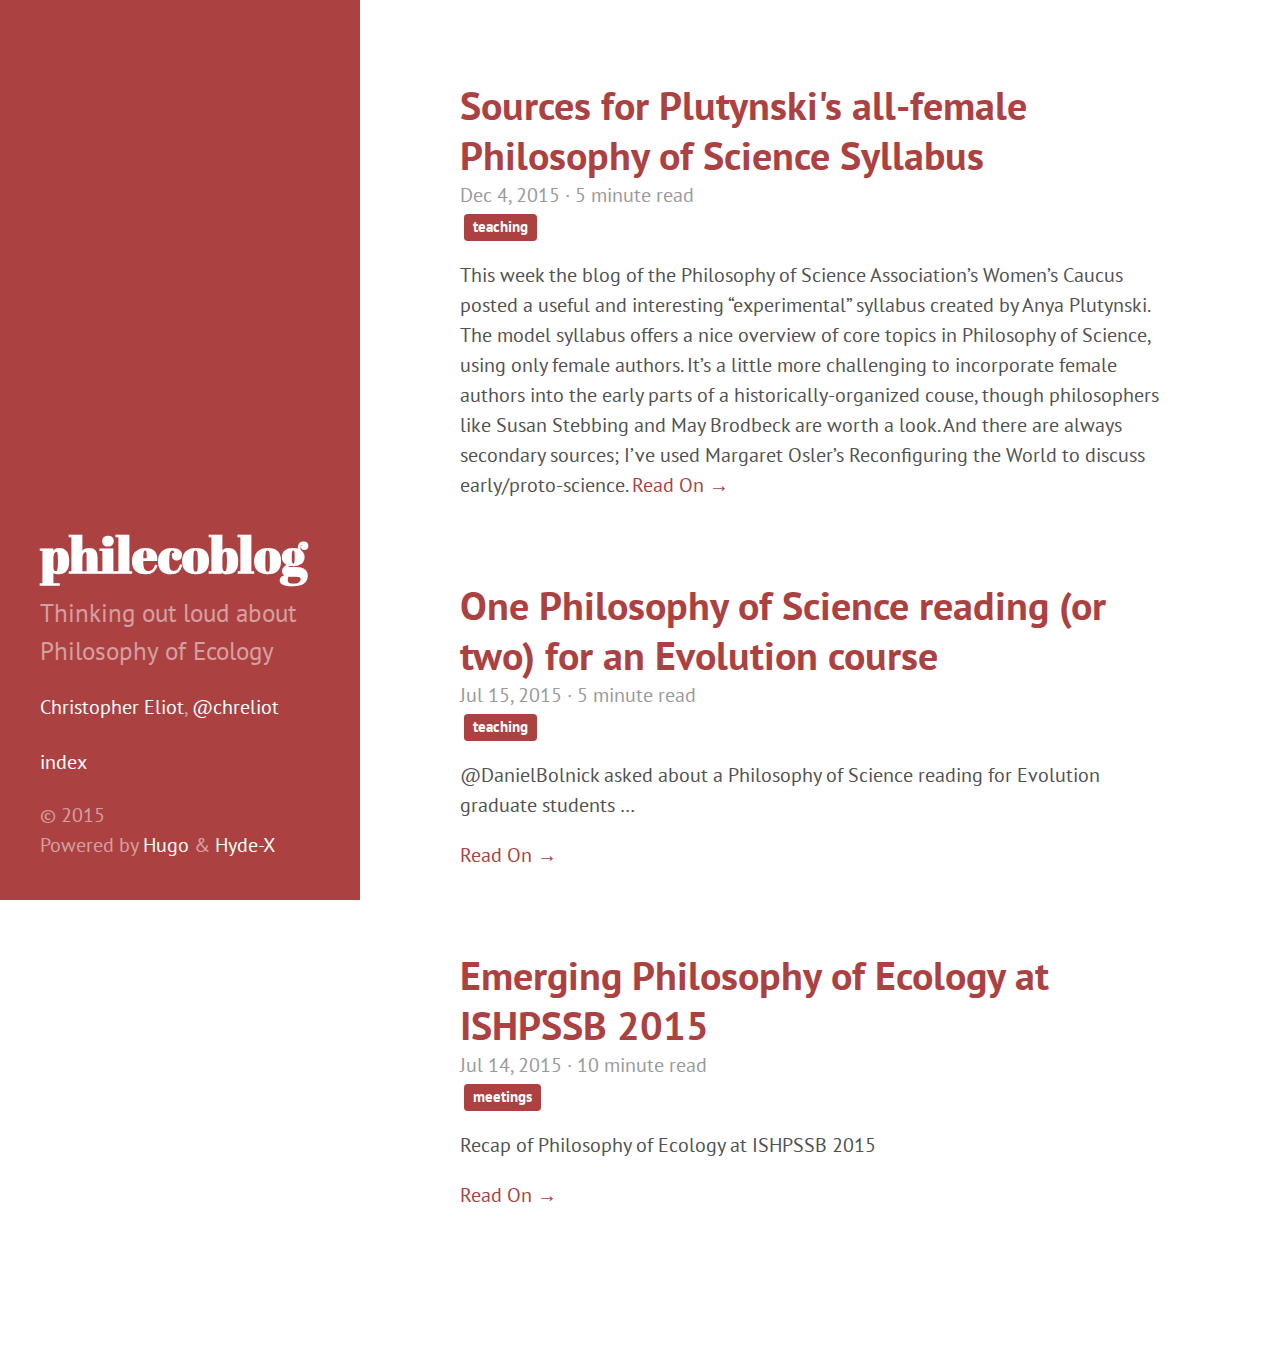
<file: index.html>
<!DOCTYPE html>
<html xmlns="http://www.w3.org/1999/xhtml" xml:lang="en" lang="en-us">
<head>
  <link href="http://gmpg.org/xfn/11" rel="profile">
  <meta http-equiv="content-type" content="text/html; charset=utf-8">

  
  <meta name="viewport" content="width=device-width, initial-scale=1.0, maximum-scale=1">

  <title>philecoblog &middot; Christopher Eliot</title>

  
  <link rel="stylesheet" href="http://chreliot.github.io/philecoblog/css/poole.css">
  <link rel="stylesheet" href="http://chreliot.github.io/philecoblog/css/hyde.css">
  <link rel="stylesheet" href="http://chreliot.github.io/philecoblog/css/poole-overrides.css">
  <link rel="stylesheet" href="http://chreliot.github.io/philecoblog/css/hyde-overrides.css">
  <link rel="stylesheet" href="http://chreliot.github.io/philecoblog/css/hyde-x.css">
  <link rel="stylesheet" href="http://chreliot.github.io/philecoblog/css/highlight/sunburst.css">
  <link rel="stylesheet" href="https://fonts.googleapis.com/css?family=PT+Sans:400,400italic,700|Abril+Fatface">
  <link rel="stylesheet" href="//maxcdn.bootstrapcdn.com/font-awesome/4.3.0/css/font-awesome.min.css">

  
  <link rel="apple-touch-icon-precomposed" sizes="144x144" href="/apple-touch-icon-144-precomposed.png">
  <link href="/favicon.png" rel="icon">

  
  
  
  <link href="http://chreliot.github.io/philecoblog/index.xml" rel="alternate" type="application/rss+xml" title="philecoblog &middot; Christopher Eliot" />

  <meta name="description" content="Thinking out loud about Philosophy of Ecology">
  <meta name="keywords" content="philosophy,ecology">
  
</head>
<body class="theme-base-08">
<div class="sidebar">
  <div class="container sidebar-sticky">
    <div class="sidebar-about">
      
      
      <h1>philecoblog</h1>
      <p class="lead">Thinking out loud about Philosophy of Ecology</p>
    </div>

    <ul class="sidebar-nav">
	<li class="sidebar-nav-item"><a href="http://people.hofstra.edu/Christopher_H_Eliot/">Christopher Eliot</a>, <a href="https://twitter.com/chreliot">@chreliot</a></li>
      <p> 	
      <li class="sidebar-nav-item"><a href="http://chreliot.github.io/philecoblog/">index</a></li>
      
    </ul>

    <ul class="sidebar-nav">
      <li class="sidebar-nav-item">
      
      
      
      
      
      
      </li>
    </ul>

    <p>&copy; 2015 </a><br/>
       Powered by <a href="http://gohugo.io">Hugo</a> &amp; <a href="https://github.com/zyro/hyde-x">Hyde-X</a></p>
  </div>
</div>


<div class="content container">
  <div class="posts">
    
    
    <div class="post">
      <h1 class="post-title">
        <a href="http://chreliot.github.io/philecoblog/2015/12/supplement-to-the-all-female-syllabus/">Sources for Plutynski&#39;s all-female Philosophy of Science Syllabus</a>
      </h1>
      <span class="post-date">Dec 4, 2015 &middot; 5 minute read
      
      <br/>
      <a class="label" href="http://chreliot.github.io/philecoblog/categories/teaching">teaching</a>
      </span>
      
      This week the blog of the Philosophy of Science Association&rsquo;s Women&rsquo;s Caucus posted a useful and interesting &ldquo;experimental&rdquo; syllabus created by Anya Plutynski. The model syllabus offers a nice overview of core topics in Philosophy of Science, using only female authors. It&rsquo;s a little more challenging to incorporate female authors into the early parts of a historically-organized couse, though philosophers like Susan Stebbing and May Brodbeck are worth a look. And there are always secondary sources; I&rsquo;ve used Margaret Osler&rsquo;s Reconfiguring the World to discuss early/proto-science.
      <a href="http://chreliot.github.io/philecoblog/2015/12/supplement-to-the-all-female-syllabus/">Read On &rarr;</a>
      
    </div>
    
    <div class="post">
      <h1 class="post-title">
        <a href="http://chreliot.github.io/philecoblog/2015/07/one-reading-in-pos/">One Philosophy of Science reading (or two) for an Evolution course</a>
      </h1>
      <span class="post-date">Jul 15, 2015 &middot; 5 minute read
      
      <br/>
      <a class="label" href="http://chreliot.github.io/philecoblog/categories/teaching">teaching</a>
      </span>
      
      <p>@DanielBolnick asked about a Philosophy of Science reading for Evolution graduate students … </p>
      <a href="http://chreliot.github.io/philecoblog/2015/07/one-reading-in-pos/">Read On &rarr;</a>
      
    </div>
    
    <div class="post">
      <h1 class="post-title">
        <a href="http://chreliot.github.io/philecoblog/2015/07/ishpssb2015-recap/">Emerging Philosophy of Ecology at ISHPSSB 2015</a>
      </h1>
      <span class="post-date">Jul 14, 2015 &middot; 10 minute read
      
      <br/>
      <a class="label" href="http://chreliot.github.io/philecoblog/categories/meetings">meetings</a>
      </span>
      
      <p>Recap of Philosophy of Ecology at ISHPSSB 2015</p>
      <a href="http://chreliot.github.io/philecoblog/2015/07/ishpssb2015-recap/">Read On &rarr;</a>
      
    </div>
    
    
    
  </div>
</div>


<script src="http://chreliot.github.io/philecoblog/js/highlight.pack.js"></script>
<script>hljs.initHighlightingOnLoad();</script>

</body>
</html>
</file>
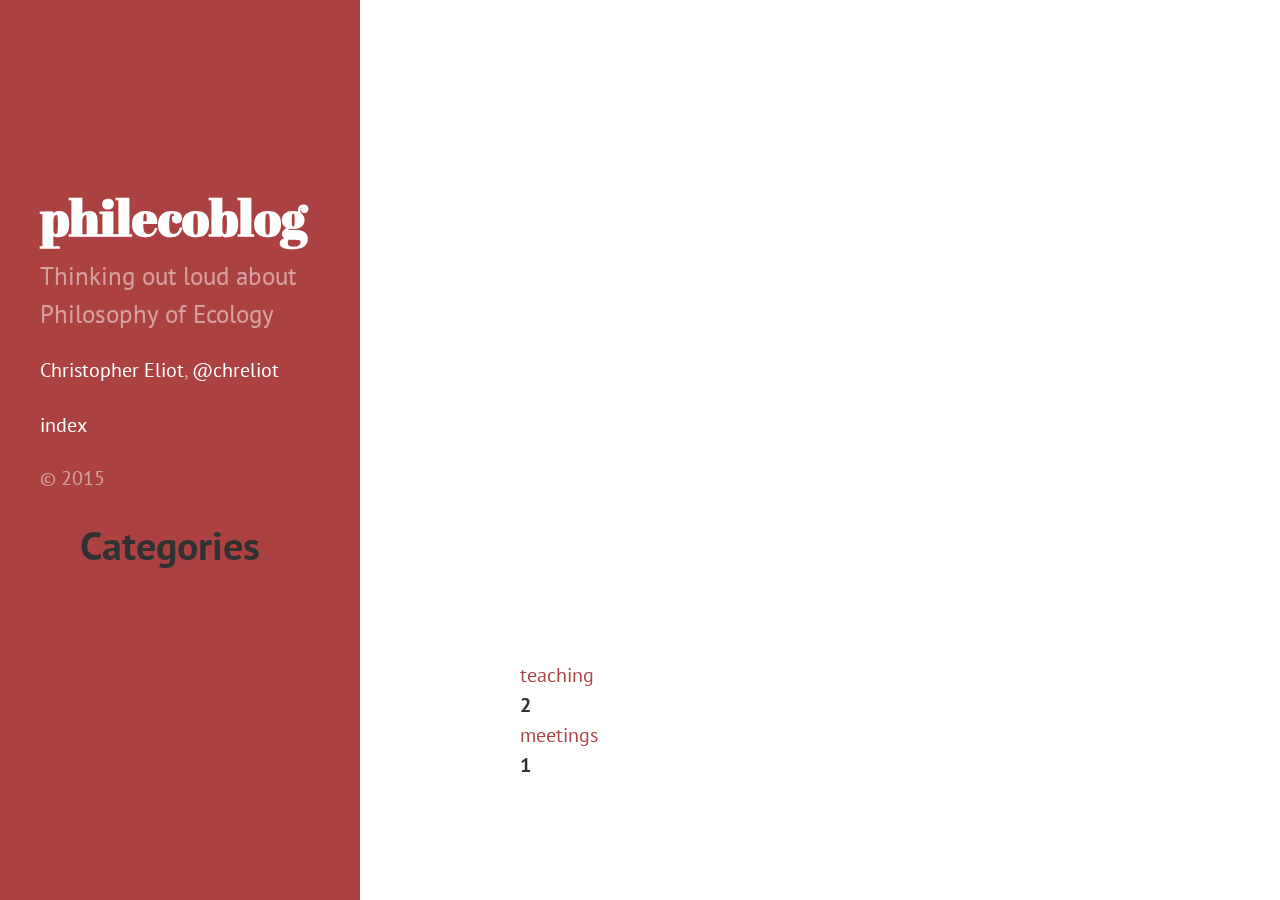
<file: categories/index.html>
<!DOCTYPE html>
<html xmlns="http://www.w3.org/1999/xhtml" xml:lang="en" lang="en-us">
<head>
  <link href="http://gmpg.org/xfn/11" rel="profile">
  <meta http-equiv="content-type" content="text/html; charset=utf-8">

  
  <meta name="viewport" content="width=device-width, initial-scale=1.0, maximum-scale=1">

  <title>Categories &middot; Christopher Eliot</title>

  
  <link rel="stylesheet" href="http://chreliot.github.io/philecoblog/css/poole.css">
  <link rel="stylesheet" href="http://chreliot.github.io/philecoblog/css/hyde.css">
  <link rel="stylesheet" href="http://chreliot.github.io/philecoblog/css/poole-overrides.css">
  <link rel="stylesheet" href="http://chreliot.github.io/philecoblog/css/hyde-overrides.css">
  <link rel="stylesheet" href="http://chreliot.github.io/philecoblog/css/hyde-x.css">
  <link rel="stylesheet" href="http://chreliot.github.io/philecoblog/css/highlight/sunburst.css">
  <link rel="stylesheet" href="https://fonts.googleapis.com/css?family=PT+Sans:400,400italic,700|Abril+Fatface">
  <link rel="stylesheet" href="//maxcdn.bootstrapcdn.com/font-awesome/4.3.0/css/font-awesome.min.css">

  
  <link rel="apple-touch-icon-precomposed" sizes="144x144" href="/apple-touch-icon-144-precomposed.png">
  <link href="/favicon.png" rel="icon">

  
  
  
  <link href="http://chreliot.github.io/philecoblog/categories/index.xml" rel="alternate" type="application/rss+xml" title="philecoblog &middot; Christopher Eliot" />

  <meta name="description" content="Thinking out loud about Philosophy of Ecology">
  <meta name="keywords" content="philosophy,ecology">
  
</head>
<body class="theme-base-08">
<div class="sidebar">
  <div class="container sidebar-sticky">
    <div class="sidebar-about">
      
      
      <h1>philecoblog</h1>
      <p class="lead">Thinking out loud about Philosophy of Ecology</p>
    </div>

    <ul class="sidebar-nav">
	<li class="sidebar-nav-item"><a href="http://people.hofstra.edu/Christopher_H_Eliot/">Christopher Eliot</a>, <a href="https://twitter.com/chreliot">@chreliot</a></li>
      <p> 	
      <li class="sidebar-nav-item"><a href="http://chreliot.github.io/philecoblog/">index</a></li>
      
    </ul>

    <ul class="sidebar-nav">
      <li class="sidebar-nav-item">
      
      
      
      
      
      
      </li>
    </ul>

    <p>&copy; 2015 

<article id="main-content" class="container main_content terms">
  <header class="container">
    <h1>Categories
</h1>

  </header>
  <ul class="container content">
  
  
  
    <li>
      <a href="http://chreliot.github.io/philecoblogcategories/teaching">
        teaching
      </a>
      <strong>
        2
      </strong>
    </li>
  
    <li>
      <a href="http://chreliot.github.io/philecoblogcategories/meetings">
        meetings
      </a>
      <strong>
        1
      </strong>
    </li>
  
  </ul>
</article>
<script src="http://chreliot.github.io/philecoblog/js/highlight.pack.js"></script>
<script>hljs.initHighlightingOnLoad();</script>

</body>
</html>
</file>
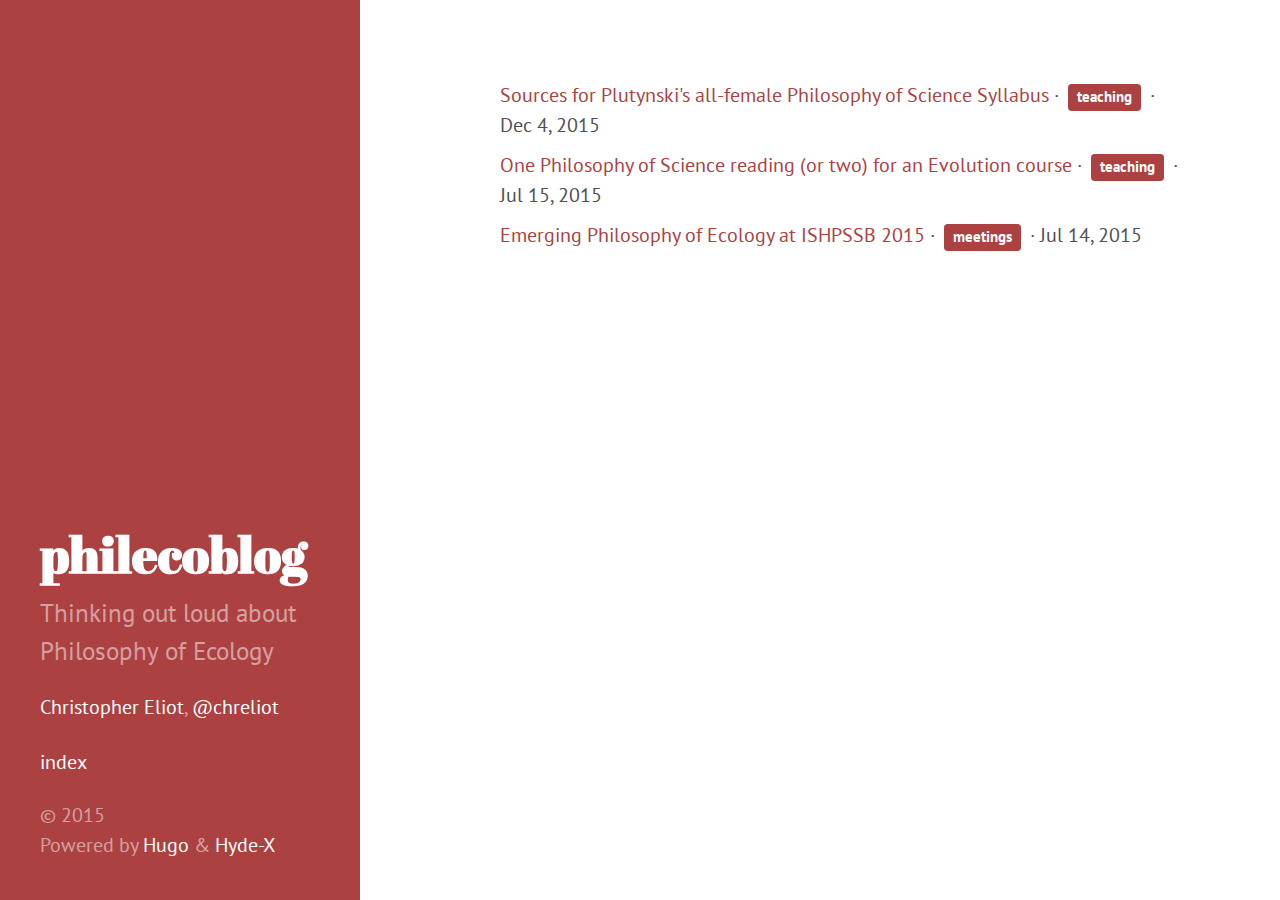
<file: post/index.html>
<!DOCTYPE html>
<html xmlns="http://www.w3.org/1999/xhtml" xml:lang="en" lang="en-us">
<head>
  <link href="http://gmpg.org/xfn/11" rel="profile">
  <meta http-equiv="content-type" content="text/html; charset=utf-8">

  
  <meta name="viewport" content="width=device-width, initial-scale=1.0, maximum-scale=1">

  <title>Posts &middot; Christopher Eliot</title>

  
  <link rel="stylesheet" href="http://chreliot.github.io/philecoblog/css/poole.css">
  <link rel="stylesheet" href="http://chreliot.github.io/philecoblog/css/hyde.css">
  <link rel="stylesheet" href="http://chreliot.github.io/philecoblog/css/poole-overrides.css">
  <link rel="stylesheet" href="http://chreliot.github.io/philecoblog/css/hyde-overrides.css">
  <link rel="stylesheet" href="http://chreliot.github.io/philecoblog/css/hyde-x.css">
  <link rel="stylesheet" href="http://chreliot.github.io/philecoblog/css/highlight/sunburst.css">
  <link rel="stylesheet" href="https://fonts.googleapis.com/css?family=PT+Sans:400,400italic,700|Abril+Fatface">
  <link rel="stylesheet" href="//maxcdn.bootstrapcdn.com/font-awesome/4.3.0/css/font-awesome.min.css">

  
  <link rel="apple-touch-icon-precomposed" sizes="144x144" href="/apple-touch-icon-144-precomposed.png">
  <link href="/favicon.png" rel="icon">

  
  
  
  <link href="http://chreliot.github.io/philecoblog/post/index.xml" rel="alternate" type="application/rss+xml" title="philecoblog &middot; Christopher Eliot" />

  <meta name="description" content="Thinking out loud about Philosophy of Ecology">
  <meta name="keywords" content="philosophy,ecology">
  
</head>
<body class="theme-base-08">
<div class="sidebar">
  <div class="container sidebar-sticky">
    <div class="sidebar-about">
      
      
      <h1>philecoblog</h1>
      <p class="lead">Thinking out loud about Philosophy of Ecology</p>
    </div>

    <ul class="sidebar-nav">
	<li class="sidebar-nav-item"><a href="http://people.hofstra.edu/Christopher_H_Eliot/">Christopher Eliot</a>, <a href="https://twitter.com/chreliot">@chreliot</a></li>
      <p> 	
      <li class="sidebar-nav-item"><a href="http://chreliot.github.io/philecoblog/">index</a></li>
      
    </ul>

    <ul class="sidebar-nav">
      <li class="sidebar-nav-item">
      
      
      
      
      
      
      </li>
    </ul>

    <p>&copy; 2015 </a><br/>
       Powered by <a href="http://gohugo.io">Hugo</a> &amp; <a href="https://github.com/zyro/hyde-x">Hyde-X</a></p>
  </div>
</div>


<div class="content container">
  <ul class="posts">
  
    <li><a href="http://chreliot.github.io/philecoblog/2015/12/supplement-to-the-all-female-syllabus/">Sources for Plutynski&#39;s all-female Philosophy of Science Syllabus</a>
    
    &middot;
    <a class="label" href="http://chreliot.github.io/philecoblog/categories/teaching">teaching</a>
    </span>
    &middot; <time>Dec 4, 2015</time></li>
  
    <li><a href="http://chreliot.github.io/philecoblog/2015/07/one-reading-in-pos/">One Philosophy of Science reading (or two) for an Evolution course</a>
    
    &middot;
    <a class="label" href="http://chreliot.github.io/philecoblog/categories/teaching">teaching</a>
    </span>
    &middot; <time>Jul 15, 2015</time></li>
  
    <li><a href="http://chreliot.github.io/philecoblog/2015/07/ishpssb2015-recap/">Emerging Philosophy of Ecology at ISHPSSB 2015</a>
    
    &middot;
    <a class="label" href="http://chreliot.github.io/philecoblog/categories/meetings">meetings</a>
    </span>
    &middot; <time>Jul 14, 2015</time></li>
  
  </ul>
</div>
<script src="http://chreliot.github.io/philecoblog/js/highlight.pack.js"></script>
<script>hljs.initHighlightingOnLoad();</script>

</body>
</html>
</file>
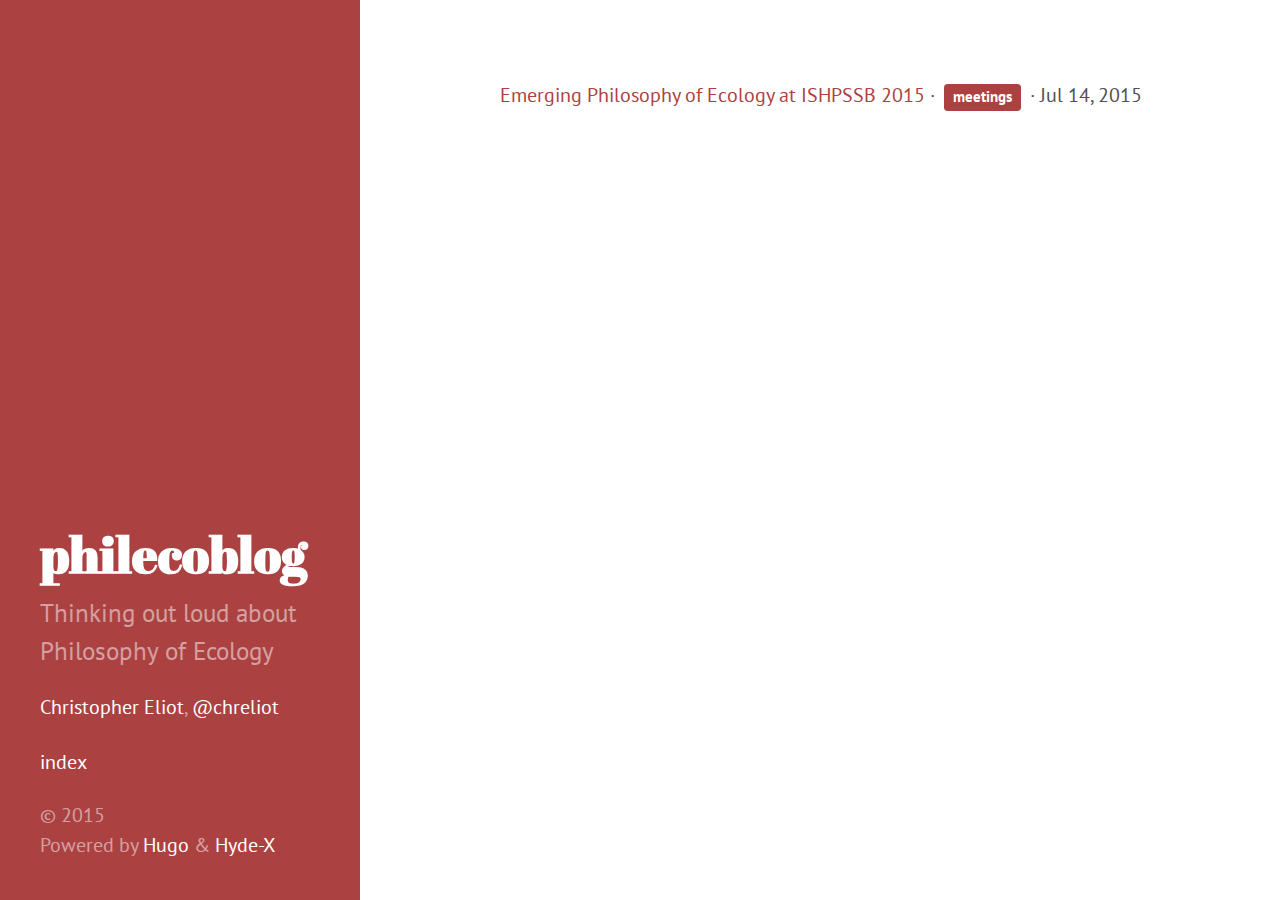
<file: categories/meetings/index.html>
<!DOCTYPE html>
<html xmlns="http://www.w3.org/1999/xhtml" xml:lang="en" lang="en-us">
<head>
  <link href="http://gmpg.org/xfn/11" rel="profile">
  <meta http-equiv="content-type" content="text/html; charset=utf-8">

  
  <meta name="viewport" content="width=device-width, initial-scale=1.0, maximum-scale=1">

  <title>Meetings &middot; Christopher Eliot</title>

  
  <link rel="stylesheet" href="http://chreliot.github.io/philecoblog/css/poole.css">
  <link rel="stylesheet" href="http://chreliot.github.io/philecoblog/css/hyde.css">
  <link rel="stylesheet" href="http://chreliot.github.io/philecoblog/css/poole-overrides.css">
  <link rel="stylesheet" href="http://chreliot.github.io/philecoblog/css/hyde-overrides.css">
  <link rel="stylesheet" href="http://chreliot.github.io/philecoblog/css/hyde-x.css">
  <link rel="stylesheet" href="http://chreliot.github.io/philecoblog/css/highlight/sunburst.css">
  <link rel="stylesheet" href="https://fonts.googleapis.com/css?family=PT+Sans:400,400italic,700|Abril+Fatface">
  <link rel="stylesheet" href="//maxcdn.bootstrapcdn.com/font-awesome/4.3.0/css/font-awesome.min.css">

  
  <link rel="apple-touch-icon-precomposed" sizes="144x144" href="/apple-touch-icon-144-precomposed.png">
  <link href="/favicon.png" rel="icon">

  
  
  
  <link href="http://chreliot.github.io/philecoblog/categories/meetings/index.xml" rel="alternate" type="application/rss+xml" title="philecoblog &middot; Christopher Eliot" />

  <meta name="description" content="Thinking out loud about Philosophy of Ecology">
  <meta name="keywords" content="philosophy,ecology">
  
</head>
<body class="theme-base-08">
<div class="sidebar">
  <div class="container sidebar-sticky">
    <div class="sidebar-about">
      
      
      <h1>philecoblog</h1>
      <p class="lead">Thinking out loud about Philosophy of Ecology</p>
    </div>

    <ul class="sidebar-nav">
	<li class="sidebar-nav-item"><a href="http://people.hofstra.edu/Christopher_H_Eliot/">Christopher Eliot</a>, <a href="https://twitter.com/chreliot">@chreliot</a></li>
      <p> 	
      <li class="sidebar-nav-item"><a href="http://chreliot.github.io/philecoblog/">index</a></li>
      
    </ul>

    <ul class="sidebar-nav">
      <li class="sidebar-nav-item">
      
      
      
      
      
      
      </li>
    </ul>

    <p>&copy; 2015 </a><br/>
       Powered by <a href="http://gohugo.io">Hugo</a> &amp; <a href="https://github.com/zyro/hyde-x">Hyde-X</a></p>
  </div>
</div>


<div class="content container">
  <ul class="posts">
  
    <li><a href="http://chreliot.github.io/philecoblog/2015/07/ishpssb2015-recap/">Emerging Philosophy of Ecology at ISHPSSB 2015</a>
    
    &middot;
    <a class="label" href="http://chreliot.github.io/philecoblog/categories/meetings">meetings</a>
    </span>
    &middot; <time>Jul 14, 2015</time></li>
  
  </ul>
</div>
<script src="http://chreliot.github.io/philecoblog/js/highlight.pack.js"></script>
<script>hljs.initHighlightingOnLoad();</script>

</body>
</html>
</file>
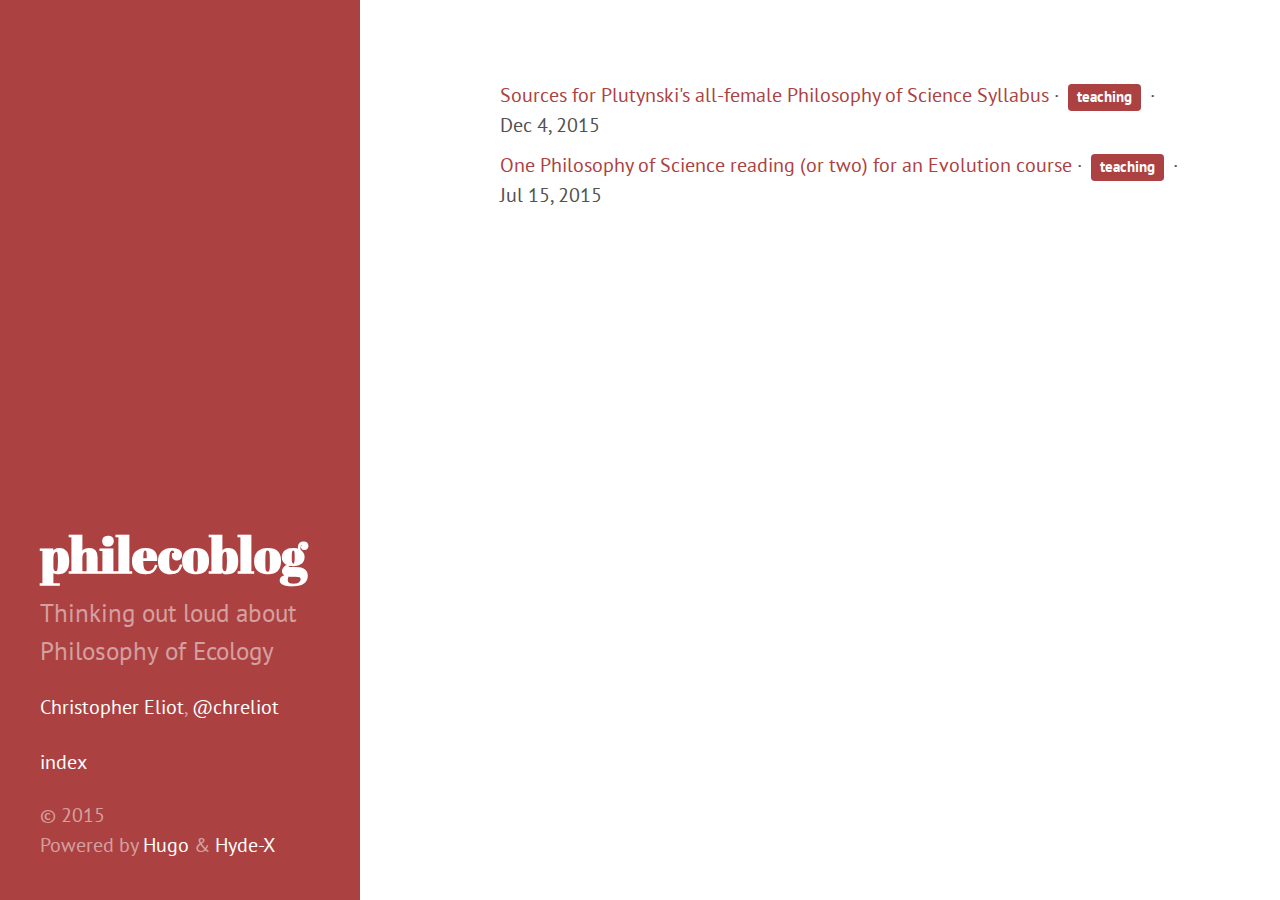
<file: categories/teaching/index.html>
<!DOCTYPE html>
<html xmlns="http://www.w3.org/1999/xhtml" xml:lang="en" lang="en-us">
<head>
  <link href="http://gmpg.org/xfn/11" rel="profile">
  <meta http-equiv="content-type" content="text/html; charset=utf-8">

  
  <meta name="viewport" content="width=device-width, initial-scale=1.0, maximum-scale=1">

  <title>Teaching &middot; Christopher Eliot</title>

  
  <link rel="stylesheet" href="http://chreliot.github.io/philecoblog/css/poole.css">
  <link rel="stylesheet" href="http://chreliot.github.io/philecoblog/css/hyde.css">
  <link rel="stylesheet" href="http://chreliot.github.io/philecoblog/css/poole-overrides.css">
  <link rel="stylesheet" href="http://chreliot.github.io/philecoblog/css/hyde-overrides.css">
  <link rel="stylesheet" href="http://chreliot.github.io/philecoblog/css/hyde-x.css">
  <link rel="stylesheet" href="http://chreliot.github.io/philecoblog/css/highlight/sunburst.css">
  <link rel="stylesheet" href="https://fonts.googleapis.com/css?family=PT+Sans:400,400italic,700|Abril+Fatface">
  <link rel="stylesheet" href="//maxcdn.bootstrapcdn.com/font-awesome/4.3.0/css/font-awesome.min.css">

  
  <link rel="apple-touch-icon-precomposed" sizes="144x144" href="/apple-touch-icon-144-precomposed.png">
  <link href="/favicon.png" rel="icon">

  
  
  
  <link href="http://chreliot.github.io/philecoblog/categories/teaching/index.xml" rel="alternate" type="application/rss+xml" title="philecoblog &middot; Christopher Eliot" />

  <meta name="description" content="Thinking out loud about Philosophy of Ecology">
  <meta name="keywords" content="philosophy,ecology">
  
</head>
<body class="theme-base-08">
<div class="sidebar">
  <div class="container sidebar-sticky">
    <div class="sidebar-about">
      
      
      <h1>philecoblog</h1>
      <p class="lead">Thinking out loud about Philosophy of Ecology</p>
    </div>

    <ul class="sidebar-nav">
	<li class="sidebar-nav-item"><a href="http://people.hofstra.edu/Christopher_H_Eliot/">Christopher Eliot</a>, <a href="https://twitter.com/chreliot">@chreliot</a></li>
      <p> 	
      <li class="sidebar-nav-item"><a href="http://chreliot.github.io/philecoblog/">index</a></li>
      
    </ul>

    <ul class="sidebar-nav">
      <li class="sidebar-nav-item">
      
      
      
      
      
      
      </li>
    </ul>

    <p>&copy; 2015 </a><br/>
       Powered by <a href="http://gohugo.io">Hugo</a> &amp; <a href="https://github.com/zyro/hyde-x">Hyde-X</a></p>
  </div>
</div>


<div class="content container">
  <ul class="posts">
  
    <li><a href="http://chreliot.github.io/philecoblog/2015/12/supplement-to-the-all-female-syllabus/">Sources for Plutynski&#39;s all-female Philosophy of Science Syllabus</a>
    
    &middot;
    <a class="label" href="http://chreliot.github.io/philecoblog/categories/teaching">teaching</a>
    </span>
    &middot; <time>Dec 4, 2015</time></li>
  
    <li><a href="http://chreliot.github.io/philecoblog/2015/07/one-reading-in-pos/">One Philosophy of Science reading (or two) for an Evolution course</a>
    
    &middot;
    <a class="label" href="http://chreliot.github.io/philecoblog/categories/teaching">teaching</a>
    </span>
    &middot; <time>Jul 15, 2015</time></li>
  
  </ul>
</div>
<script src="http://chreliot.github.io/philecoblog/js/highlight.pack.js"></script>
<script>hljs.initHighlightingOnLoad();</script>

</body>
</html>
</file>
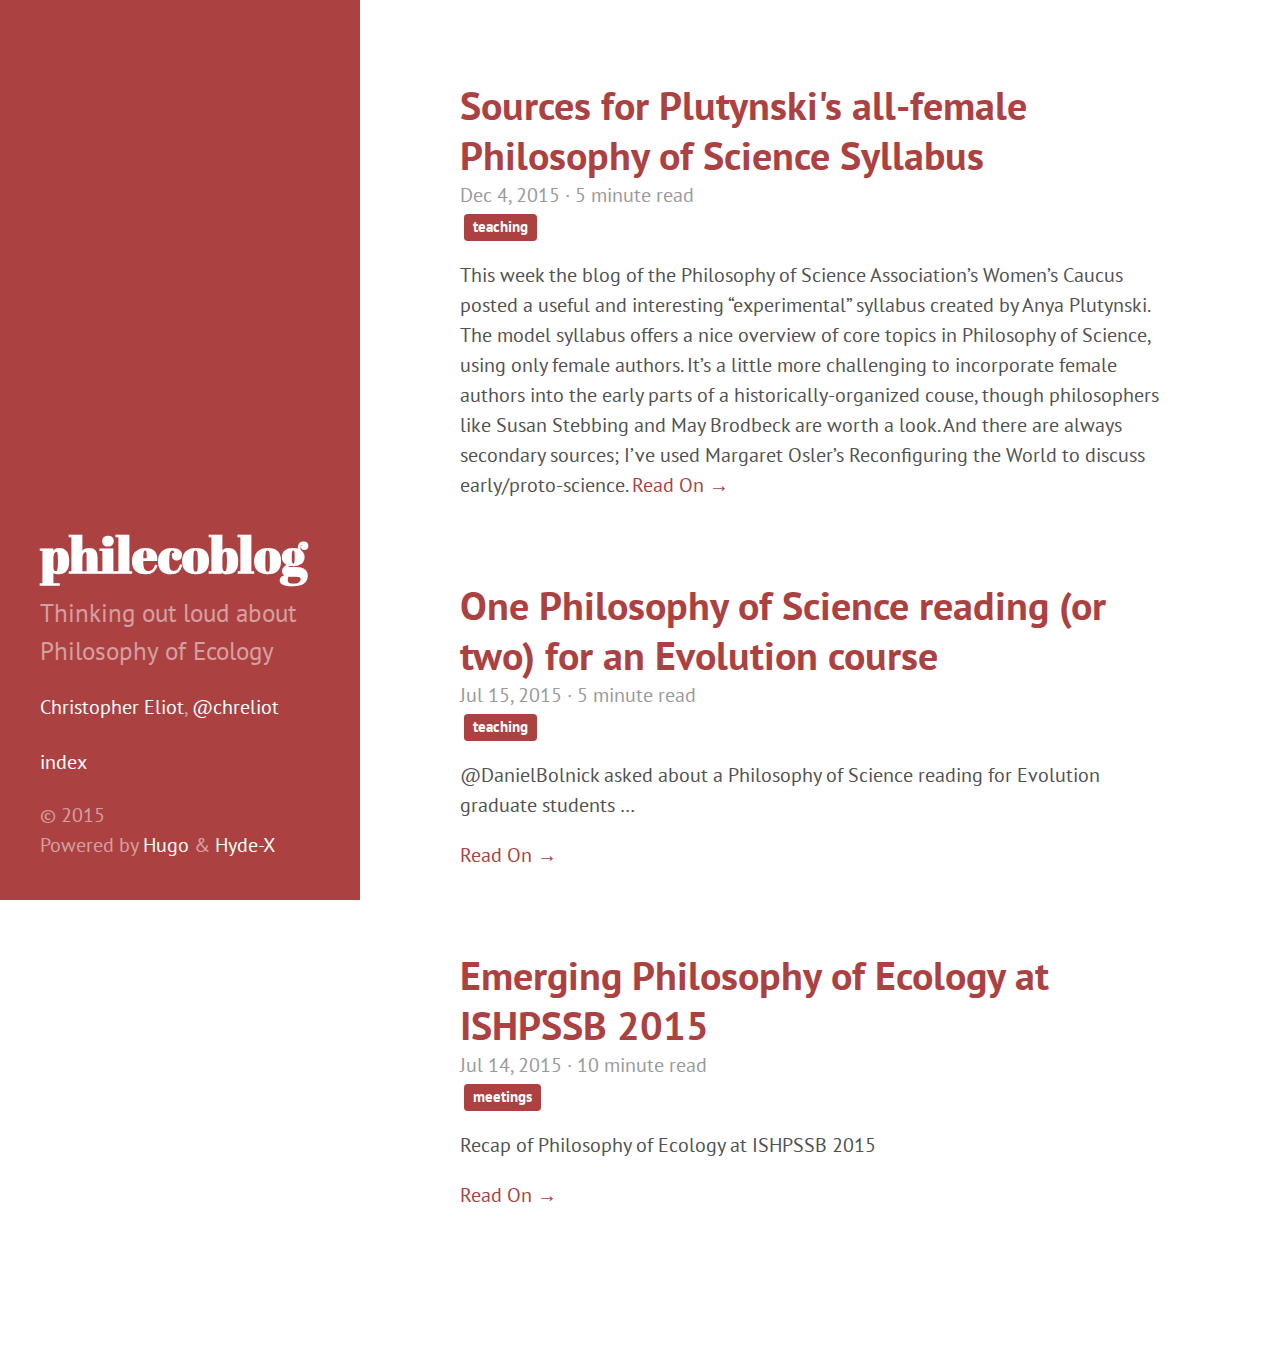
<file: page/1/index.html>
<!DOCTYPE html><html><head><link rel="canonical" href="http://chreliot.github.io/philecoblog/"/><meta http-equiv="content-type" content="text/html; charset=utf-8" /><meta http-equiv="refresh" content="0;url=http://chreliot.github.io/philecoblog/" /></head></html>
</file>
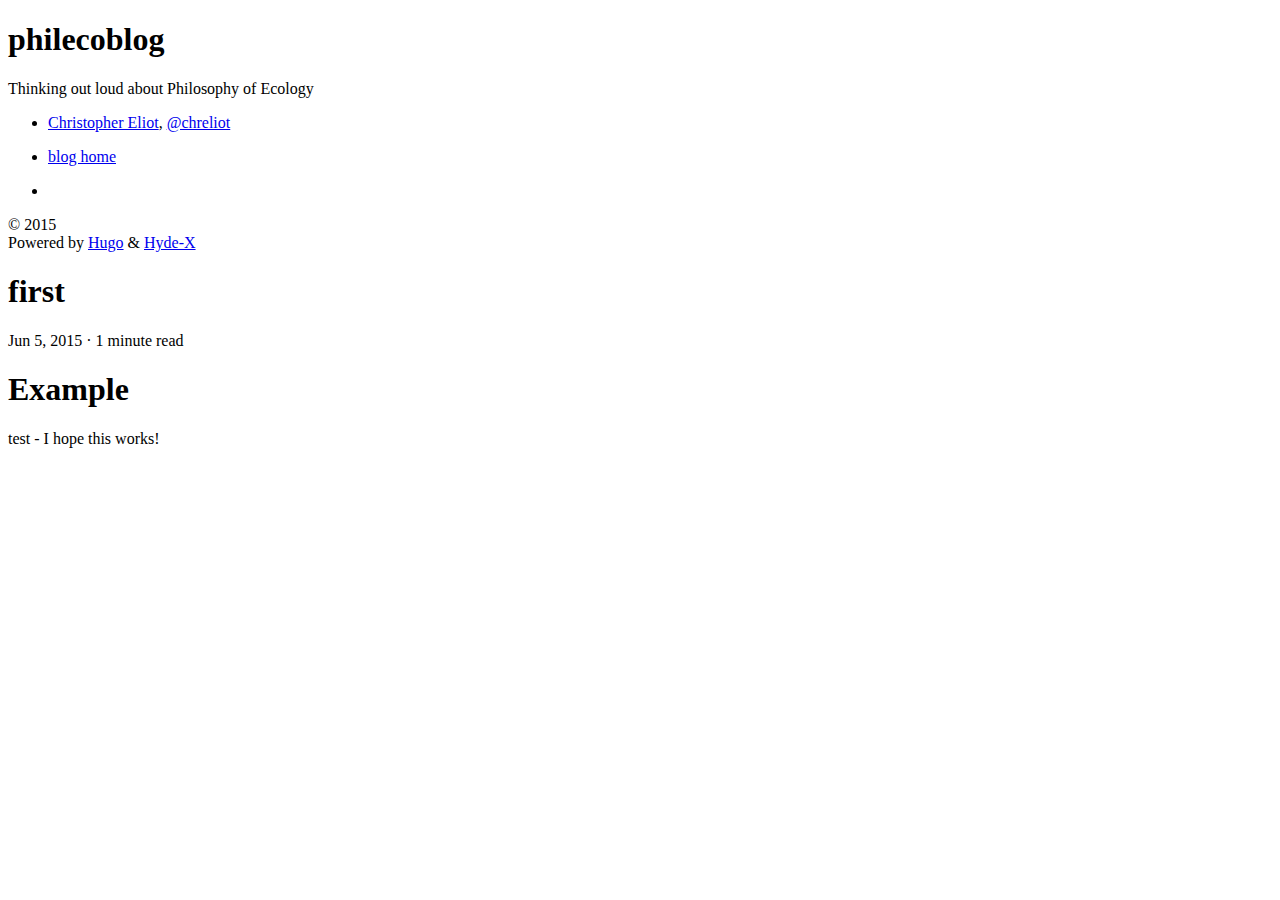
<file: 2015/06/first/index.html>
<!DOCTYPE html>
<html xmlns="http://www.w3.org/1999/xhtml" xml:lang="en" lang="en-us">
<head>
  <link href="http://gmpg.org/xfn/11" rel="profile">
  <meta http-equiv="content-type" content="text/html; charset=utf-8">

  
  <meta name="viewport" content="width=device-width, initial-scale=1.0, maximum-scale=1">

  <title>first &middot; Christopher Eliot</title>

  
  <link rel="stylesheet" href="http://localhost:1313/philecoblog//css/poole.css">
  <link rel="stylesheet" href="http://localhost:1313/philecoblog//css/hyde.css">
  <link rel="stylesheet" href="http://localhost:1313/philecoblog//css/poole-overrides.css">
  <link rel="stylesheet" href="http://localhost:1313/philecoblog//css/hyde-overrides.css">
  <link rel="stylesheet" href="http://localhost:1313/philecoblog//css/hyde-x.css">
  <link rel="stylesheet" href="http://localhost:1313/philecoblog//css/highlight/sunburst.css">
  <link rel="stylesheet" href="https://fonts.googleapis.com/css?family=PT+Sans:400,400italic,700|Abril+Fatface">
  <link rel="stylesheet" href="//maxcdn.bootstrapcdn.com/font-awesome/4.3.0/css/font-awesome.min.css">

  
  <link rel="apple-touch-icon-precomposed" sizes="144x144" href="/apple-touch-icon-144-precomposed.png">
  <link href="/favicon.png" rel="icon">

  
  
  
  

  <meta name="description" content="Thinking out loud about Philosophy of Ecology">
  <meta name="keywords" content="philosophy,ecology">
  <link rel="author" href="http://plus.google.com/Christopher.Eliot">
</head>
<body class="theme-base-08">
<div class="sidebar">
  <div class="container sidebar-sticky">
    <div class="sidebar-about">
      
      
      <h1>philecoblog</h1>
      <p class="lead">Thinking out loud about Philosophy of Ecology</p>
    </div>

    <ul class="sidebar-nav">
	<li class="sidebar-nav-item"><a href="http://people.hofstra.edu/Christopher_H_Eliot/">Christopher Eliot</a>, <a href="https://twitter.com/chreliot">@chreliot</a></li>
      <p> 	
      <li class="sidebar-nav-item"><a href="http://localhost:1313/philecoblog//">blog home</a></li>
      
    </ul>

    <ul class="sidebar-nav">
      <li class="sidebar-nav-item">
      
      
      
      
      
      
      </li>
    </ul>

    <p>&copy; 2015 </a><br/>
       Powered by <a href="http://gohugo.io">Hugo</a> &amp; <a href="https://github.com/zyro/hyde-x">Hyde-X</a></p>
  </div>
</div>


<div class="content container">
  <div class="post">
    <h1>first</h1>
    <span class="post-date">Jun 5, 2015 &middot; 1 minute read
    </span>
    

<h1 id="example:e8fb9c67eba912c72729806db31eaa1b">Example</h1>

<p>test - I hope this works!</p>

  </div>
  
</div>




<script src="http://localhost:1313/philecoblog//js/highlight.pack.js"></script>
<script>hljs.initHighlightingOnLoad();</script>

<script>
  var _gaq=[['_setAccount','\x3cscript\x3e(function(i,s,o,g,r,a,m){i[\x27GoogleAnalyticsObject\x27]=r;i[r]=i[r]||function(){ (i[r].q=i[r].q||[]).push(arguments)},i[r].l=1*new Date();a=s.createElement(o), m=s.getElementsByTagName(o)[0];a.async=1;a.src=g;m.parentNode.insertBefore(a,m) })(window,document,\x27script\x27,\x27\/\/www.google-analytics.com\/analytics.js\x27,\x27ga\x27); ga(\x27create\x27, \x27UA-46652944-1\x27, \x27auto\x27); ga(\x27send\x27, \x27pageview\x27); \x3c\/script\x3e'],['_trackPageview']];
  (function(d,t){var g=d.createElement(t),s=d.getElementsByTagName(t)[0];
  g.src=('https:'==location.protocol?'//ssl':'//www')+'.google-analytics.com/ga.js';
  s.parentNode.insertBefore(g,s)}(document,'script'));
</script>

</body>
</html>
</file>
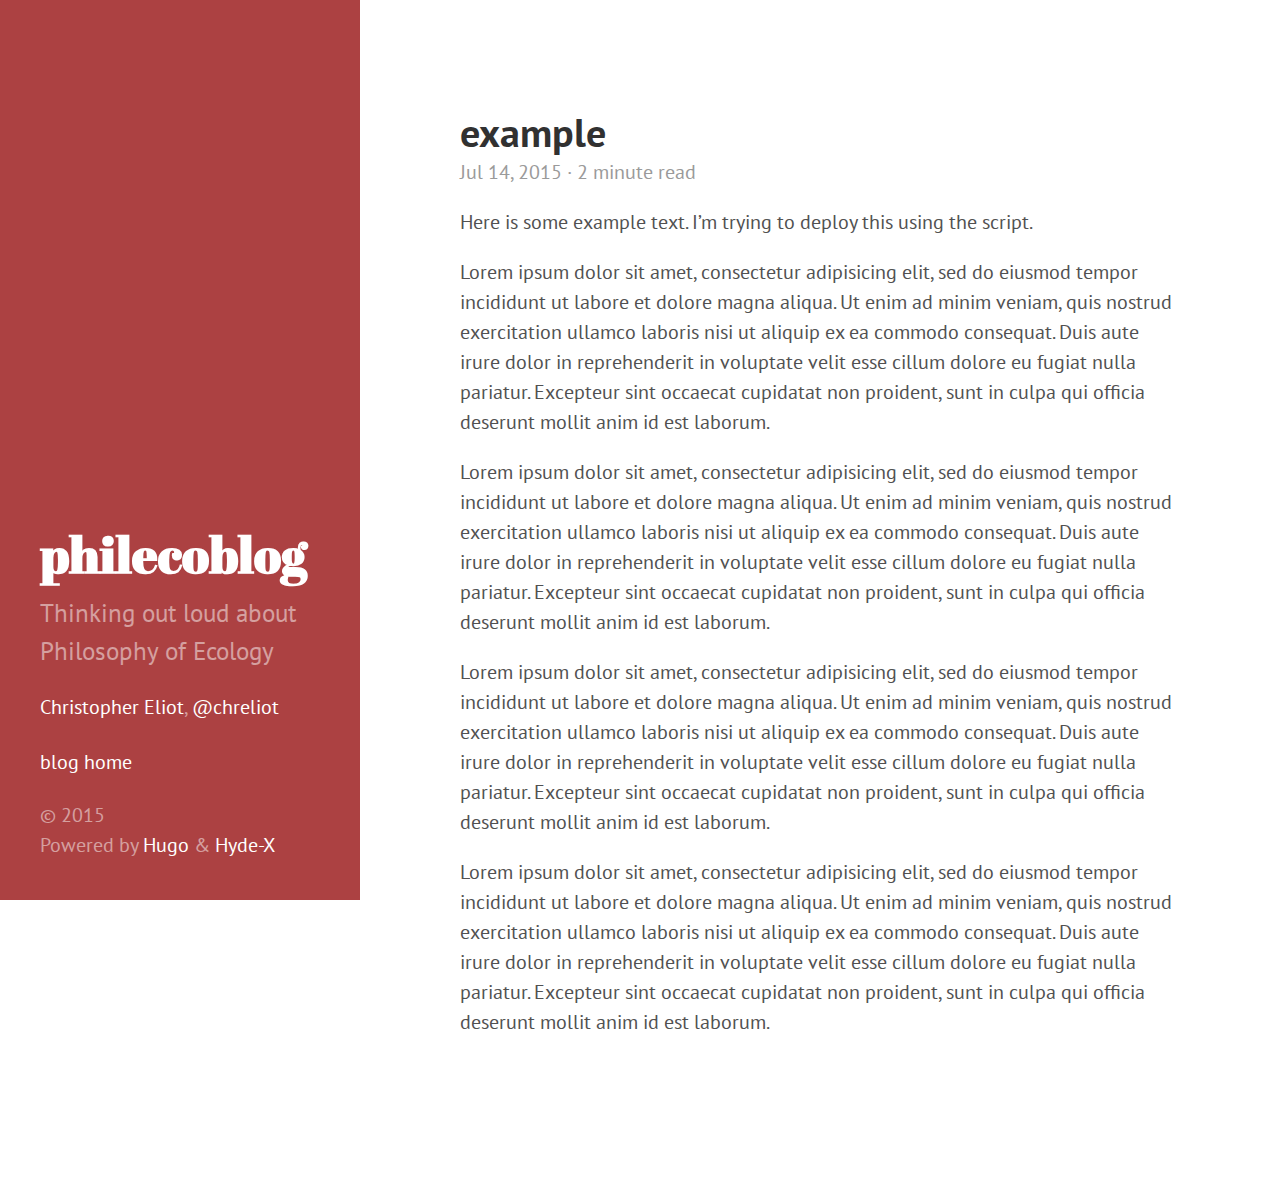
<file: 2015/07/example/index.html>
<!DOCTYPE html>
<html xmlns="http://www.w3.org/1999/xhtml" xml:lang="en" lang="en-us">
<head>
  <link href="http://gmpg.org/xfn/11" rel="profile">
  <meta http-equiv="content-type" content="text/html; charset=utf-8">

  
  <meta name="viewport" content="width=device-width, initial-scale=1.0, maximum-scale=1">

  <title>example &middot; Christopher Eliot</title>

  
  <link rel="stylesheet" href="http://chreliot.github.io/philecoblog/css/poole.css">
  <link rel="stylesheet" href="http://chreliot.github.io/philecoblog/css/hyde.css">
  <link rel="stylesheet" href="http://chreliot.github.io/philecoblog/css/poole-overrides.css">
  <link rel="stylesheet" href="http://chreliot.github.io/philecoblog/css/hyde-overrides.css">
  <link rel="stylesheet" href="http://chreliot.github.io/philecoblog/css/hyde-x.css">
  <link rel="stylesheet" href="http://chreliot.github.io/philecoblog/css/highlight/sunburst.css">
  <link rel="stylesheet" href="https://fonts.googleapis.com/css?family=PT+Sans:400,400italic,700|Abril+Fatface">
  <link rel="stylesheet" href="//maxcdn.bootstrapcdn.com/font-awesome/4.3.0/css/font-awesome.min.css">

  
  <link rel="apple-touch-icon-precomposed" sizes="144x144" href="/apple-touch-icon-144-precomposed.png">
  <link href="/favicon.png" rel="icon">

  
  
  
  

  <meta name="description" content="Thinking out loud about Philosophy of Ecology">
  <meta name="keywords" content="philosophy,ecology">
  <link rel="author" href="http://plus.google.com/Christopher.Eliot">
</head>
<body class="theme-base-08">
<div class="sidebar">
  <div class="container sidebar-sticky">
    <div class="sidebar-about">
      
      
      <h1>philecoblog</h1>
      <p class="lead">Thinking out loud about Philosophy of Ecology</p>
    </div>

    <ul class="sidebar-nav">
	<li class="sidebar-nav-item"><a href="http://people.hofstra.edu/Christopher_H_Eliot/">Christopher Eliot</a>, <a href="https://twitter.com/chreliot">@chreliot</a></li>
      <p> 	
      <li class="sidebar-nav-item"><a href="http://chreliot.github.io/philecoblog/">blog home</a></li>
      
    </ul>

    <ul class="sidebar-nav">
      <li class="sidebar-nav-item">
      
      
      
      
      
      
      </li>
    </ul>

    <p>&copy; 2015 </a><br/>
       Powered by <a href="http://gohugo.io">Hugo</a> &amp; <a href="https://github.com/zyro/hyde-x">Hyde-X</a></p>
  </div>
</div>


<div class="content container">
  <div class="post">
    <h1>example</h1>
    <span class="post-date">Jul 14, 2015 &middot; 2 minute read
    
    <br/>
    
    
    </span>
    <p>Here is some example text. I&rsquo;m trying to deploy this using the script.</p>

<p>Lorem ipsum dolor sit amet, consectetur adipisicing elit, sed do eiusmod tempor incididunt ut labore et dolore magna aliqua. Ut enim ad minim veniam, quis nostrud exercitation ullamco laboris nisi ut aliquip ex ea commodo consequat. Duis aute irure dolor in reprehenderit in voluptate velit esse cillum dolore eu fugiat nulla pariatur. Excepteur sint occaecat cupidatat non proident, sunt in culpa qui officia deserunt mollit anim id est laborum.</p>

<p>Lorem ipsum dolor sit amet, consectetur adipisicing elit, sed do eiusmod tempor incididunt ut labore et dolore magna aliqua. Ut enim ad minim veniam, quis nostrud exercitation ullamco laboris nisi ut aliquip ex ea commodo consequat. Duis aute irure dolor in reprehenderit in voluptate velit esse cillum dolore eu fugiat nulla pariatur. Excepteur sint occaecat cupidatat non proident, sunt in culpa qui officia deserunt mollit anim id est laborum.</p>

<p>Lorem ipsum dolor sit amet, consectetur adipisicing elit, sed do eiusmod tempor incididunt ut labore et dolore magna aliqua. Ut enim ad minim veniam, quis nostrud exercitation ullamco laboris nisi ut aliquip ex ea commodo consequat. Duis aute irure dolor in reprehenderit in voluptate velit esse cillum dolore eu fugiat nulla pariatur. Excepteur sint occaecat cupidatat non proident, sunt in culpa qui officia deserunt mollit anim id est laborum.</p>

<p>Lorem ipsum dolor sit amet, consectetur adipisicing elit, sed do eiusmod tempor incididunt ut labore et dolore magna aliqua. Ut enim ad minim veniam, quis nostrud exercitation ullamco laboris nisi ut aliquip ex ea commodo consequat. Duis aute irure dolor in reprehenderit in voluptate velit esse cillum dolore eu fugiat nulla pariatur. Excepteur sint occaecat cupidatat non proident, sunt in culpa qui officia deserunt mollit anim id est laborum.</p>

  </div>
  
</div>




<script src="http://chreliot.github.io/philecoblog/js/highlight.pack.js"></script>
<script>hljs.initHighlightingOnLoad();</script>

<script>
  var _gaq=[['_setAccount','\x3cscript\x3e(function(i,s,o,g,r,a,m){i[\x27GoogleAnalyticsObject\x27]=r;i[r]=i[r]||function(){ (i[r].q=i[r].q||[]).push(arguments)},i[r].l=1*new Date();a=s.createElement(o), m=s.getElementsByTagName(o)[0];a.async=1;a.src=g;m.parentNode.insertBefore(a,m) })(window,document,\x27script\x27,\x27\/\/www.google-analytics.com\/analytics.js\x27,\x27ga\x27); ga(\x27create\x27, \x27UA-46652944-1\x27, \x27auto\x27); ga(\x27send\x27, \x27pageview\x27); \x3c\/script\x3e'],['_trackPageview']];
  (function(d,t){var g=d.createElement(t),s=d.getElementsByTagName(t)[0];
  g.src=('https:'==location.protocol?'//ssl':'//www')+'.google-analytics.com/ga.js';
  s.parentNode.insertBefore(g,s)}(document,'script'));
</script>

</body>
</html>
</file>
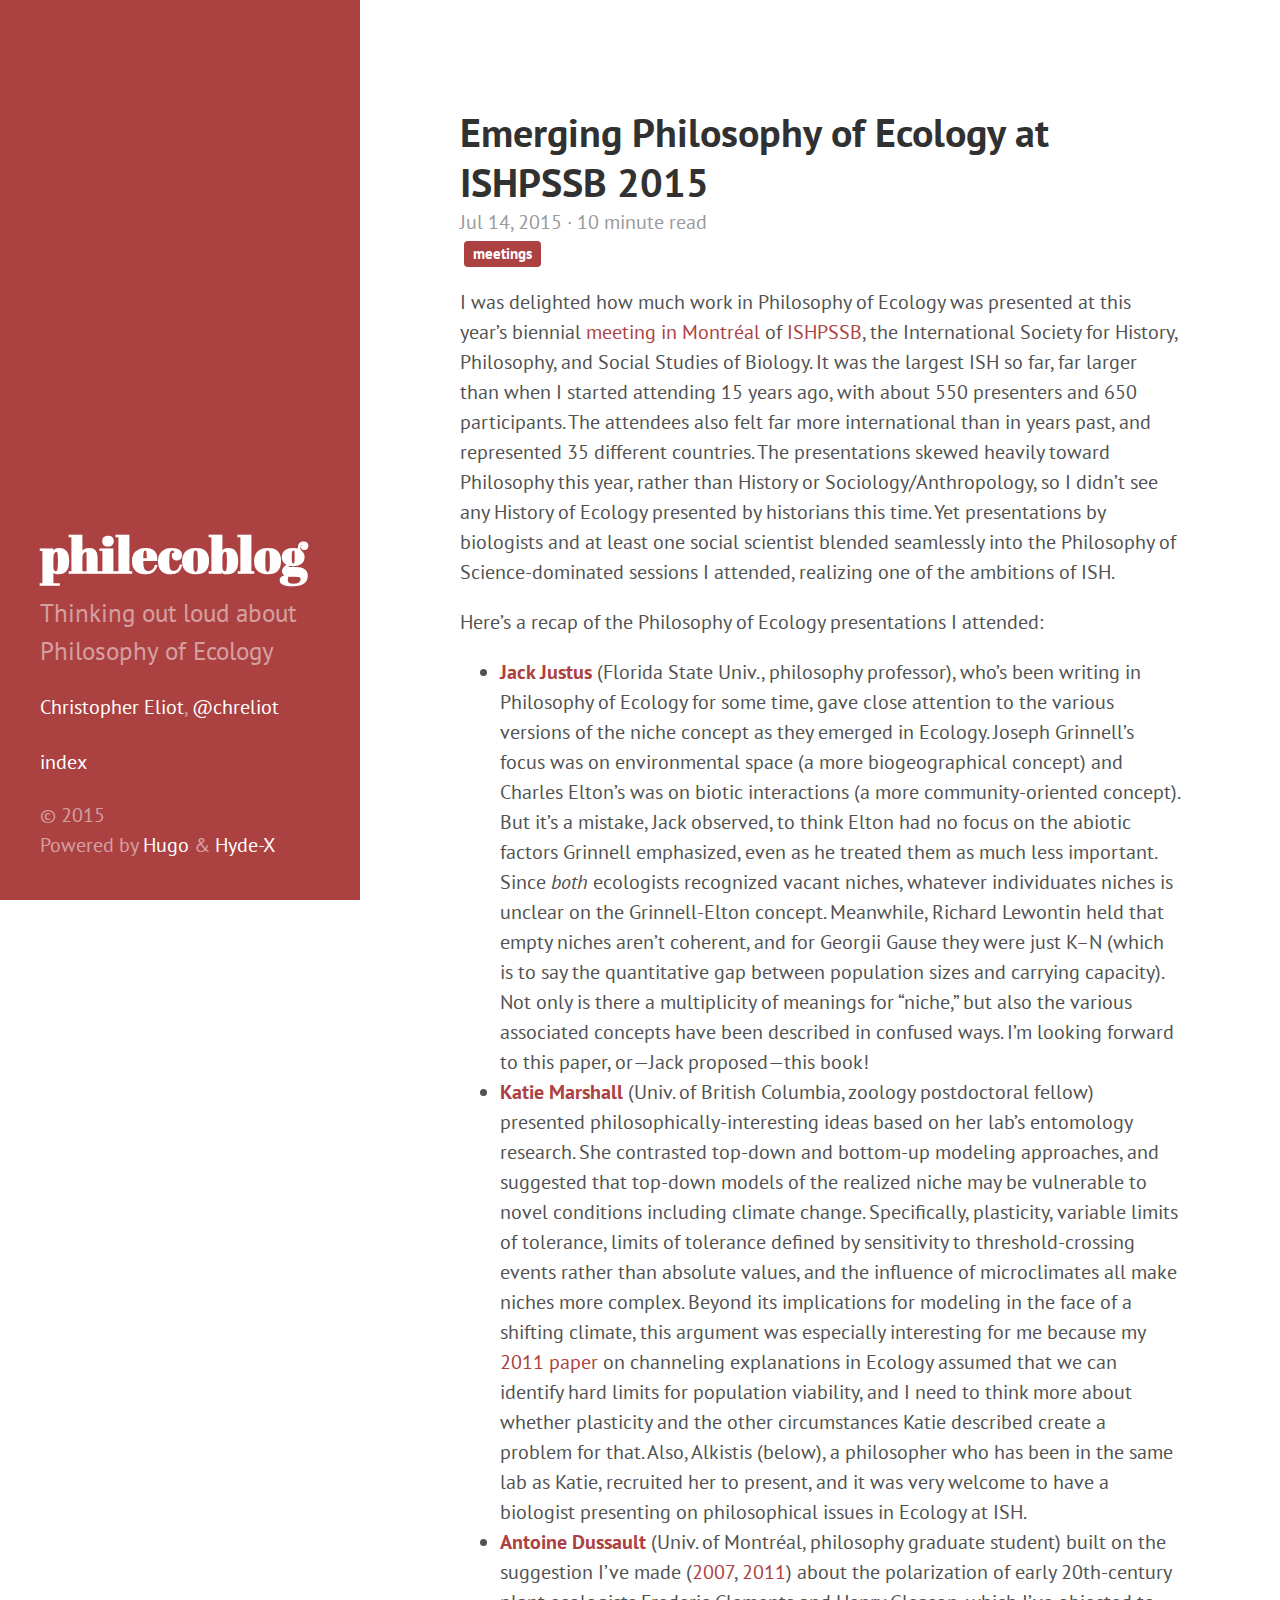
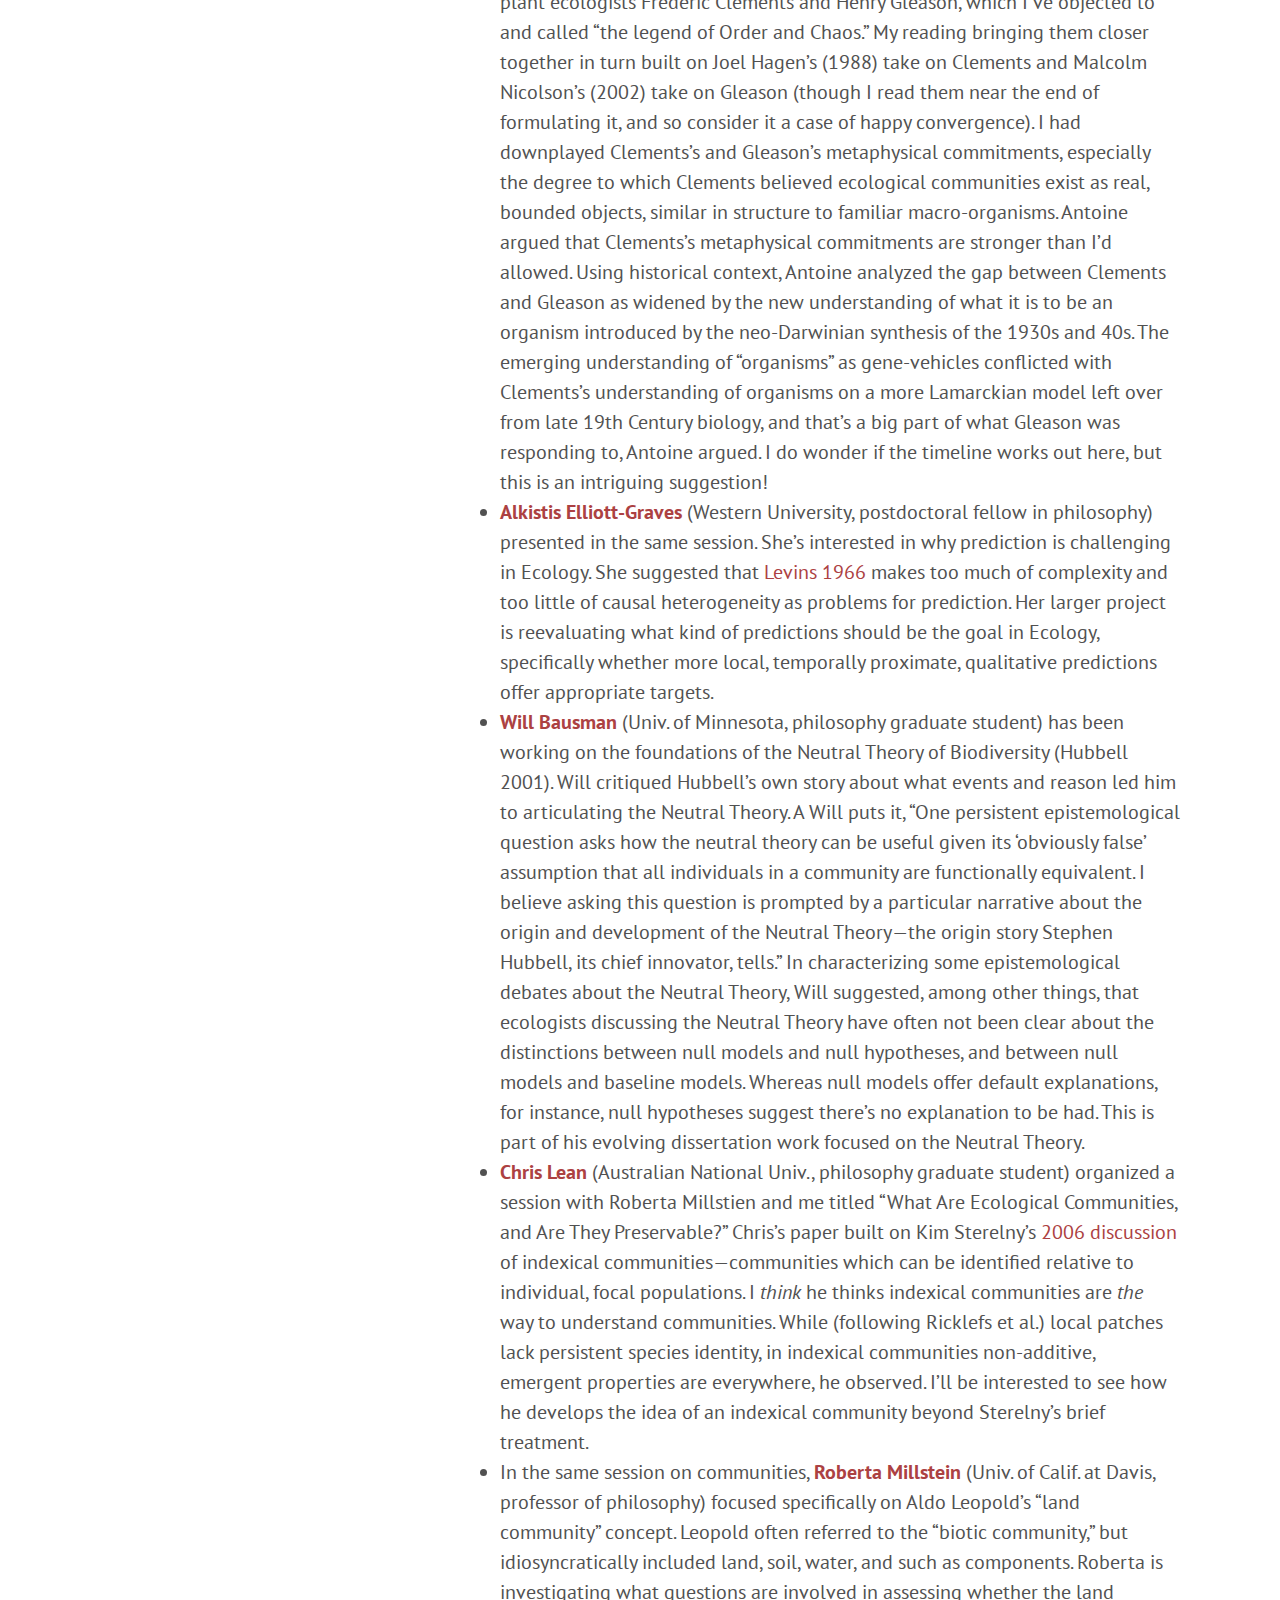
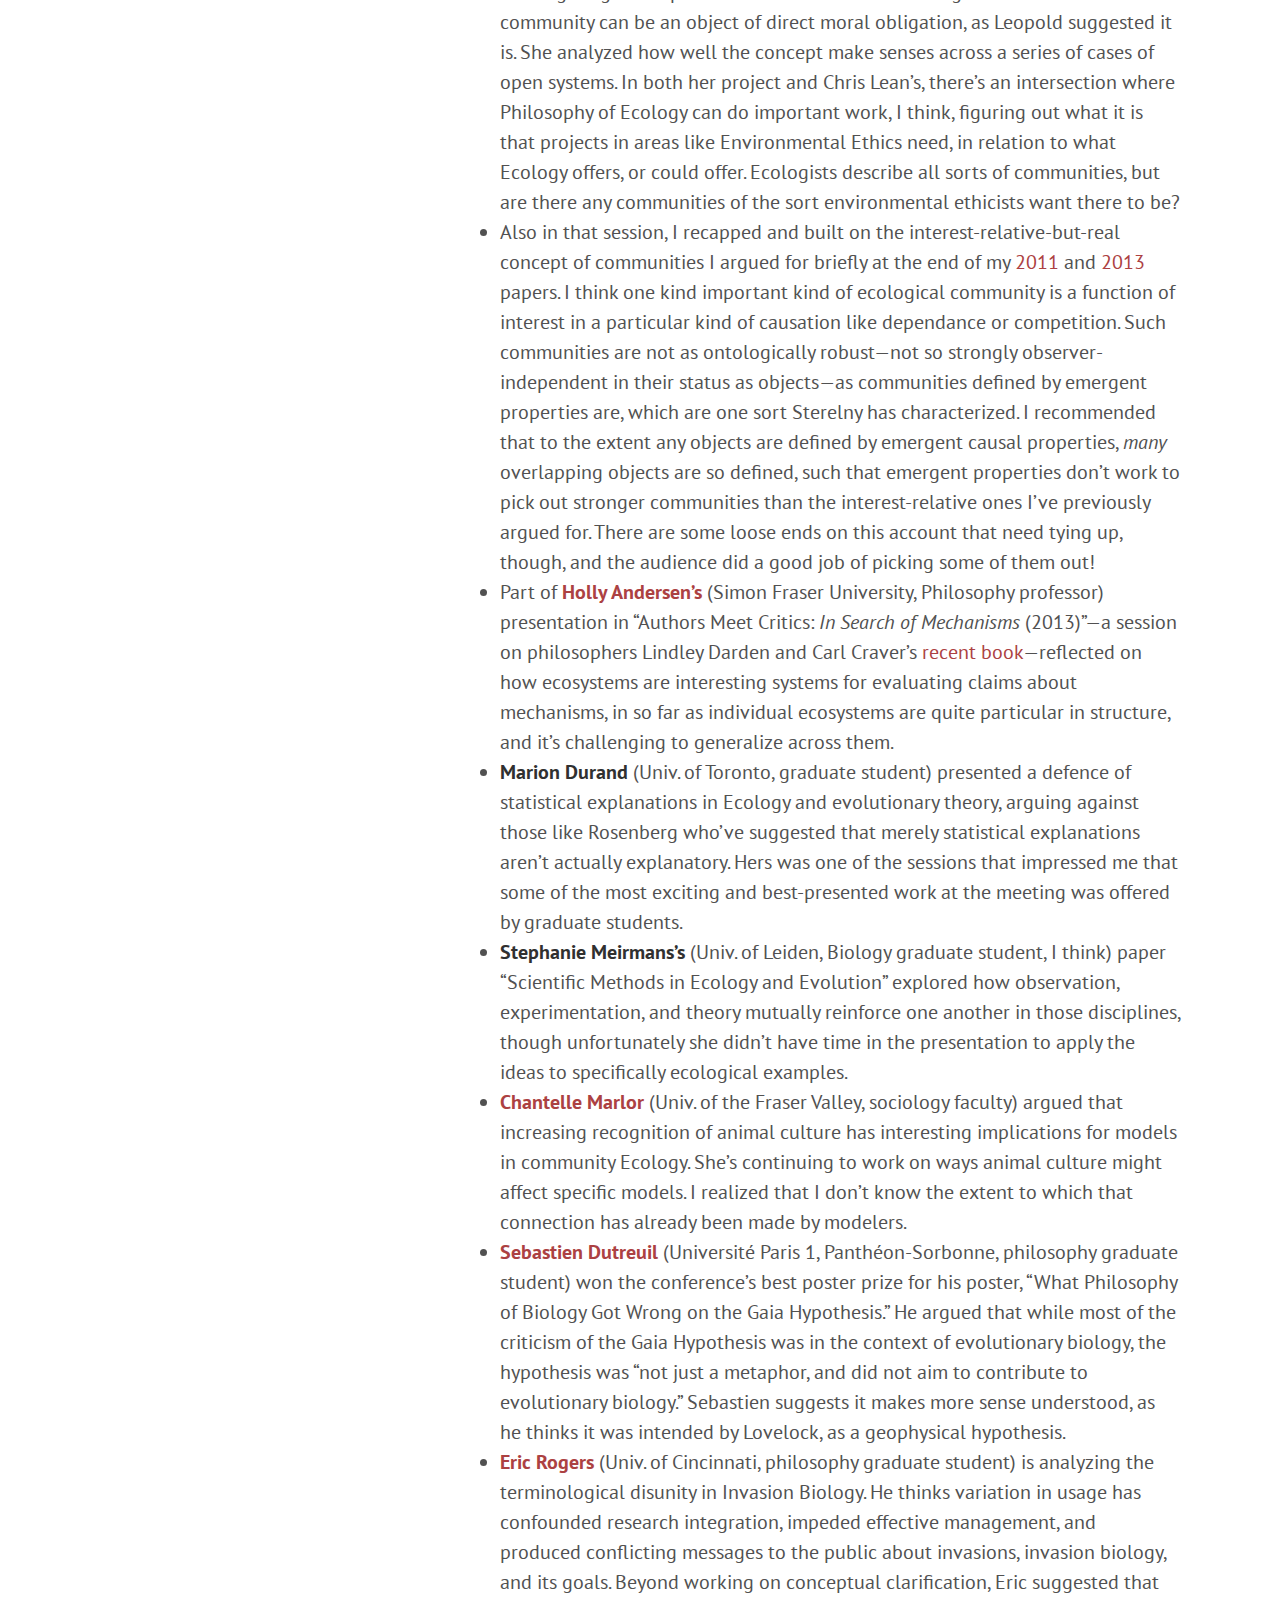
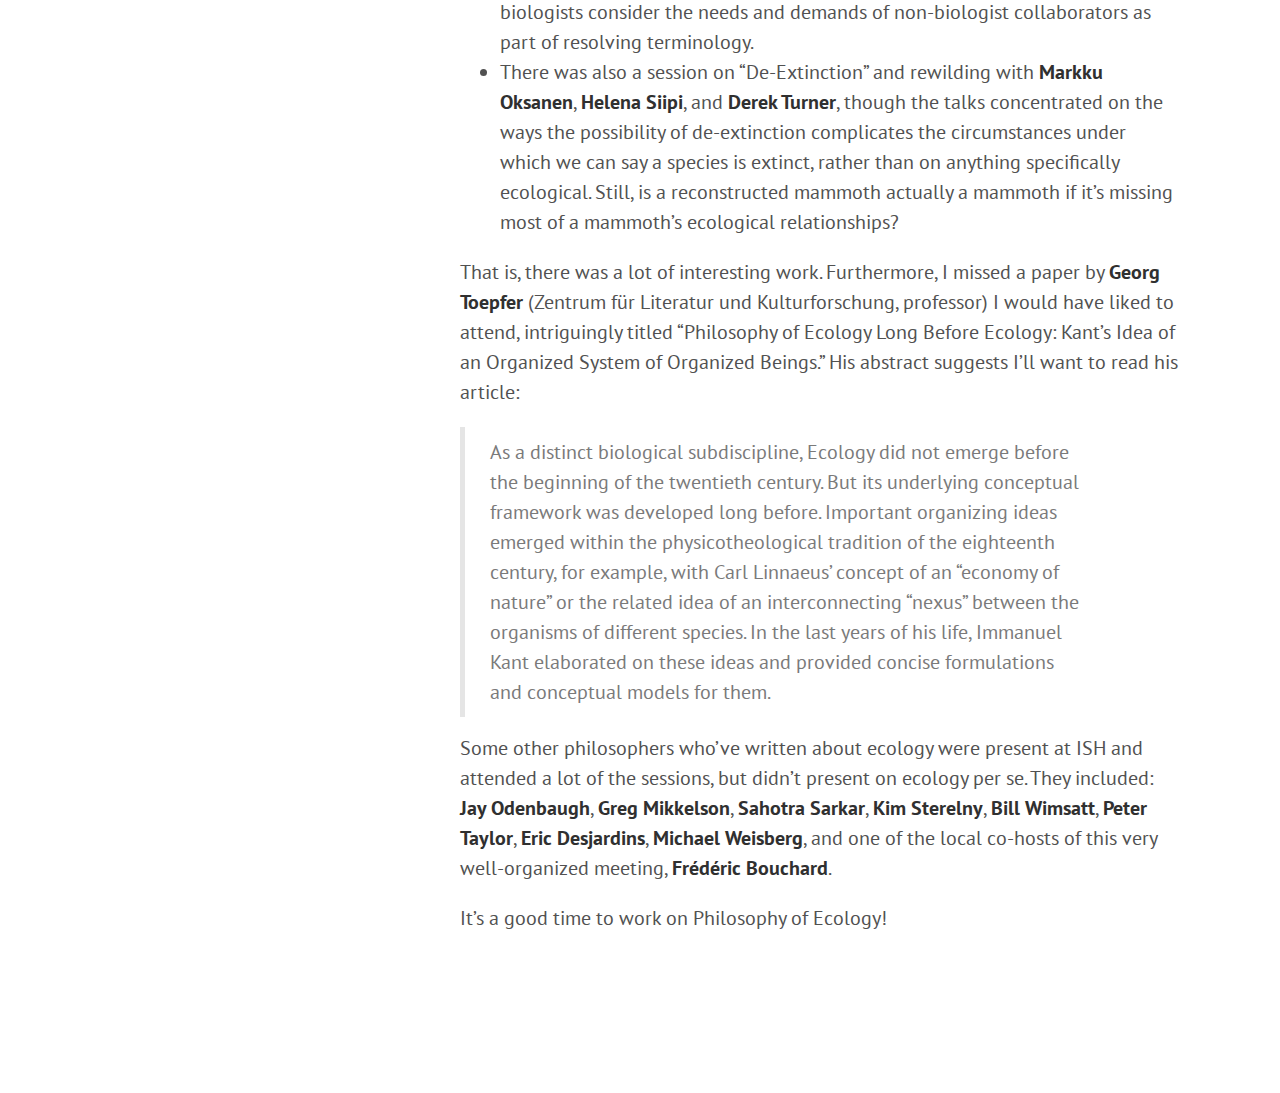
<file: 2015/07/ishpssb2015-recap/index.html>
<!DOCTYPE html>
<html xmlns="http://www.w3.org/1999/xhtml" xml:lang="en" lang="en-us">
<head>
  <link href="http://gmpg.org/xfn/11" rel="profile">
  <meta http-equiv="content-type" content="text/html; charset=utf-8">

  
  <meta name="viewport" content="width=device-width, initial-scale=1.0, maximum-scale=1">

  <title>Emerging Philosophy of Ecology at ISHPSSB 2015 &middot; Christopher Eliot</title>

  
  <link rel="stylesheet" href="http://chreliot.github.io/philecoblog/css/poole.css">
  <link rel="stylesheet" href="http://chreliot.github.io/philecoblog/css/hyde.css">
  <link rel="stylesheet" href="http://chreliot.github.io/philecoblog/css/poole-overrides.css">
  <link rel="stylesheet" href="http://chreliot.github.io/philecoblog/css/hyde-overrides.css">
  <link rel="stylesheet" href="http://chreliot.github.io/philecoblog/css/hyde-x.css">
  <link rel="stylesheet" href="http://chreliot.github.io/philecoblog/css/highlight/sunburst.css">
  <link rel="stylesheet" href="https://fonts.googleapis.com/css?family=PT+Sans:400,400italic,700|Abril+Fatface">
  <link rel="stylesheet" href="//maxcdn.bootstrapcdn.com/font-awesome/4.3.0/css/font-awesome.min.css">

  
  <link rel="apple-touch-icon-precomposed" sizes="144x144" href="/apple-touch-icon-144-precomposed.png">
  <link href="/favicon.png" rel="icon">

  
  
  
  

  <meta name="description" content="Recap of Philosophy of Ecology at ISHPSSB 2015">
  <meta name="keywords" content="philosophy,ecology">
  
</head>
<body class="theme-base-08">
<div class="sidebar">
  <div class="container sidebar-sticky">
    <div class="sidebar-about">
      
      
      <h1>philecoblog</h1>
      <p class="lead">Thinking out loud about Philosophy of Ecology</p>
    </div>

    <ul class="sidebar-nav">
	<li class="sidebar-nav-item"><a href="http://people.hofstra.edu/Christopher_H_Eliot/">Christopher Eliot</a>, <a href="https://twitter.com/chreliot">@chreliot</a></li>
      <p> 	
      <li class="sidebar-nav-item"><a href="http://chreliot.github.io/philecoblog/">index</a></li>
      
    </ul>

    <ul class="sidebar-nav">
      <li class="sidebar-nav-item">
      
      
      
      
      
      
      </li>
    </ul>

    <p>&copy; 2015 </a><br/>
       Powered by <a href="http://gohugo.io">Hugo</a> &amp; <a href="https://github.com/zyro/hyde-x">Hyde-X</a></p>
  </div>
</div>


<div class="content container">
  <div class="post">
    <h1>Emerging Philosophy of Ecology at ISHPSSB 2015</h1>
    <span class="post-date">Jul 14, 2015 &middot; 10 minute read
    
    <br/>
    <a class="label" href="http://chreliot.github.io/philecoblog/categories/meetings">meetings</a>
    </span>
    <p>I was delighted how much work in Philosophy of Ecology was presented at this year&rsquo;s biennial <a href="https://ishpssb2015.uqam.ca/">meeting in Montréal</a> of <a href="http://ishpssb.org/" title="ISHPSSB">ISHPSSB</a>, the International Society for History, Philosophy, and Social Studies of Biology. It was the largest ISH so far, far larger than when I started attending 15 years ago, with about 550 presenters and 650 participants. The attendees also felt far more international than in years past, and represented 35 different countries. The presentations skewed heavily toward Philosophy this year, rather than History or Sociology/Anthropology, so I didn&rsquo;t see any History of Ecology presented by historians this time. Yet presentations by biologists and at least one social scientist blended seamlessly into the Philosophy of Science-dominated sessions I attended, realizing one of the ambitions of ISH.</p>

<p>Here&rsquo;s a recap of the Philosophy of Ecology presentations I attended:</p>

<ul>
<li><strong><a href="http://philosophy.fsu.edu/content/view/full/35712" title="- Florida State University Department of Philosophy">Jack Justus</a></strong> (Florida State Univ., philosophy professor), who&rsquo;s been writing in Philosophy of Ecology for some time, gave close attention to the various versions of the niche concept as they emerged in Ecology. Joseph Grinnell&rsquo;s focus was on environmental space (a more biogeographical concept) and Charles Elton&rsquo;s was on biotic interactions (a more community-oriented concept). But it&rsquo;s a mistake, Jack observed, to think Elton had no focus on the abiotic factors Grinnell emphasized, even as he treated them as much less important. Since <em>both</em> ecologists recognized vacant niches, whatever individuates niches is unclear on the Grinnell-Elton concept. Meanwhile, Richard Lewontin held that empty niches aren&rsquo;t coherent, and for Georgii Gause they were just K–N (which is to say the quantitative gap between population sizes and carrying capacity). Not only is there a multiplicity of meanings for “niche,” but also the various associated concepts have been described in confused ways. I&rsquo;m looking forward to this paper, or—Jack proposed—this book!</li>
<li><strong><a href="http://www.zoology.ubc.ca/person/kmarshall" title="Katie Marshall at The Department of Zoology at the University of British Columbia">Katie Marshall</a></strong> (Univ. of British Columbia, zoology postdoctoral fellow) presented philosophically-interesting ideas based on her lab&rsquo;s entomology research. She contrasted top-down and bottom-up modeling approaches, and suggested that top-down models of the realized niche may be vulnerable to novel conditions including climate change. Specifically, plasticity, variable limits of tolerance, limits of tolerance defined by sensitivity to threshold-crossing events rather than absolute values, and the influence of microclimates all make niches more complex. Beyond its implications for modeling in the face of a shifting climate, this argument was especially interesting for me because my <a href="http://hdl.handle.net/2027/spo.6959004.0003.001" title="Competition Theory and Channeling Explanation">2011 paper</a> on channeling explanations in Ecology assumed that we can identify hard limits for population viability, and I need to think more about whether plasticity and the other circumstances Katie described create a problem for that. Also, Alkistis (below), a philosopher who has been in the same lab as Katie, recruited her to present, and it was very welcome to have a biologist presenting on philosophical issues in Ecology at ISH.</li>
<li><strong><a href="http://acdussault.profweb.ca/en/">Antoine Dussault</a></strong> (Univ. of Montréal, philosophy graduate student) built on the  suggestion I&rsquo;ve made (<a href="http://people.hofstra.edu/Christopher_H_Eliot/Eliot2007postprint.pdf" title="PDF">2007</a>, <a href="http://people.hofstra.edu/Christopher_H_Eliot/Eliot2011Legend-web.pdf" title="PDF">2011</a>) about the polarization of early 20th-century plant ecologists Frederic Clements and Henry Gleason, which I&rsquo;ve objected to and called “the legend of Order and Chaos.” My reading bringing them closer together in turn built on Joel Hagen&rsquo;s (1988) take on Clements and Malcolm Nicolson&rsquo;s (2002) take on Gleason (though I read them near the end of formulating it, and so consider it a case of happy convergence). I had downplayed Clements&rsquo;s and Gleason&rsquo;s metaphysical commitments, especially the degree to which Clements believed ecological communities exist as real, bounded objects, similar in structure to familiar macro-organisms. Antoine argued that Clements&rsquo;s metaphysical commitments are stronger than I&rsquo;d allowed. Using historical context, Antoine analyzed the gap between Clements and Gleason as widened by the new understanding of what it is to be an organism introduced by the neo-Darwinian synthesis of the 1930s and 40s. The emerging understanding of “organisms” as gene-vehicles conflicted with Clements&rsquo;s understanding of organisms on a more Lamarckian model left over from late 19th Century biology, and that&rsquo;s a big part of what Gleason was responding to, Antoine argued. I do wonder if the timeline works out here, but this is an intriguing suggestion!</li>
<li><strong><a href="http://alkistis-elliott-graves.squarespace.com/">Alkistis Elliott-Graves</a></strong> (Western University, postdoctoral fellow in philosophy) presented in the same session. She&rsquo;s interested in why prediction is challenging in Ecology. She suggested that <a href="http://www.jstor.org/stable/27836590" title="JSTOR">Levins 1966</a> makes too much of complexity and too little of causal heterogeneity as problems for prediction. Her larger project is reevaluating what kind of predictions should be the goal in Ecology, specifically whether more local, temporally proximate, qualitative predictions offer appropriate targets.</li>
<li><strong><a href="http://philosophy.umn.edu/people/profile.php?UID=bausm007" title="William Bausman : Philosophy : University of Minnesota">Will Bausman</a></strong> (Univ. of Minnesota, philosophy graduate student) has been working on the foundations of the Neutral Theory of Biodiversity (Hubbell 2001). Will critiqued Hubbell&rsquo;s own story about what events and reason led him to articulating the Neutral Theory. A Will puts it, “One persistent epistemological question asks how the neutral theory can be useful given its &lsquo;obviously false&rsquo; assumption that all individuals in a community are functionally equivalent. I believe asking this question is prompted by a particular narrative about the origin and development of the Neutral Theory—the origin story Stephen Hubbell, its chief innovator, tells.” In characterizing some epistemological debates about the Neutral Theory, Will suggested, among other things, that ecologists discussing the Neutral Theory have often not been clear about the distinctions between null models and null hypotheses, and between null models and baseline models. Whereas null models offer default explanations, for instance, null hypotheses suggest there&rsquo;s no explanation to be had. This is part of his evolving dissertation work focused on the Neutral Theory.</li>
<li><strong><a href="http://anu-au.academia.edu/ChristopherLean" title="Christopher Lean | The Australian National University - Academia.edu">Chris Lean</a></strong> (Australian National Univ., philosophy graduate student) organized a session with Roberta Millstien and me titled “What Are Ecological Communities, and Are They Preservable?” Chris&rsquo;s paper built on Kim Sterelny&rsquo;s <a href="http://philpapers.org/rec/KIMLEC" title="Kim Sterelny, Local Ecological Communities - PhilPapers">2006 discussion</a> of indexical communities—communities which can be identified relative to individual, focal populations. I <em>think</em> he thinks indexical communities are <em>the</em> way to understand communities. While (following Ricklefs et al.) local patches lack persistent species identity, in indexical communities non-additive, emergent properties are everywhere, he observed. I&rsquo;ll be interested to see how he develops the idea of an indexical community beyond Sterelny&rsquo;s brief treatment.</li>
<li>In the same session on communities, <strong><a href="http://home.comcast.net/~rmillstein1/" title="Roberta L. Millstein">Roberta Millstein</a></strong> (Univ. of Calif. at Davis, professor of philosophy) focused specifically on Aldo Leopold&rsquo;s “land community” concept. Leopold often referred to the “biotic community,” but idiosyncratically included land, soil, water, and such as components. Roberta is investigating what questions are involved in assessing whether the land community can be an object of direct moral obligation, as Leopold suggested it is. She analyzed how well the concept make senses across a series of cases of open systems. In both her project and Chris Lean&rsquo;s, there&rsquo;s an intersection where Philosophy of Ecology can do important work, I think, figuring out what it is that projects in areas like Environmental Ethics need, in relation to what Ecology offers, or could offer. Ecologists describe all sorts of communities, but are there any communities of the sort environmental ethicists want there to be?</li>
<li>Also in that session, I recapped and built on the interest-relative-but-real concept of communities I argued for briefly at the end of my <a href="http://people.hofstra.edu/Christopher_H_Eliot/Eliot2011Legend-web.pdf" title="PDF">2011</a> and <a href="http://people.hofstra.edu/Christopher_H_Eliot/Eliot2013Objects.pdf" title="Eliot 2013 PDF">2013</a> papers. I think one kind important kind of ecological community is a function of interest in a particular kind of causation like dependance or competition. Such communities are not as ontologically robust—not so strongly observer-independent in their status as objects—as communities defined by emergent properties are, which are one sort Sterelny has characterized. I recommended that to the extent any objects are defined by emergent causal properties, <em>many</em> overlapping objects are so defined, such that emergent properties don&rsquo;t work to pick out stronger communities than the interest-relative ones I&rsquo;ve previously argued for. There are some loose ends on this account that need tying up, though, and the audience did a good job of picking some of them out!</li>
<li>Part of <strong><a href="https://www.sfu.ca/philosophy/people/faculty/profiles/holly-andersen.html">Holly Andersen&rsquo;s</a></strong> (Simon Fraser University, Philosophy professor) presentation in “Authors Meet Critics: <em>In Search of Mechanisms</em> (2013)”—a session on philosophers Lindley Darden and Carl Craver&rsquo;s <a href="http://www.worldcat.org/title/in-search-of-mechanisms-discoveries-across-the-life-sciences/oclc/826899648">recent book</a>—reflected on how ecosystems are interesting systems for evaluating claims about mechanisms, in so far as individual ecosystems are quite particular in structure, and it&rsquo;s challenging to generalize across them.</li>
<li><strong>Marion Durand</strong> (Univ. of Toronto, graduate student) presented a defence of statistical explanations in Ecology and evolutionary theory, arguing against those like Rosenberg who&rsquo;ve suggested that merely statistical explanations aren&rsquo;t actually explanatory. Hers was one of the sessions that impressed me that some of the most exciting and best-presented work at the meeting was offered by graduate students.</li>
<li><strong>Stephanie Meirmans&rsquo;s</strong> (Univ. of Leiden, Biology graduate student, I think) paper “Scientific Methods in Ecology and Evolution” explored how observation, experimentation, and theory mutually reinforce one another in those disciplines, though unfortunately she didn&rsquo;t have time in the presentation to apply the ideas to specifically ecological examples.</li>
<li><strong><a href="https://www.ufv.ca/scms/faculty-and-staff/faculty-members/faculty-members/faculty-and-staffchantelle-marlor/">Chantelle Marlor</a></strong> (Univ. of the Fraser Valley, sociology faculty) argued that increasing recognition of animal culture has interesting implications for models in community Ecology. She&rsquo;s continuing to work on ways animal culture might affect specific models. I realized that I don&rsquo;t know the extent to which that connection has already been made by modelers.</li>
<li><strong><a href="http://univ-paris1.academia.edu/SebastienDutreuil">Sebastien Dutreuil</a></strong> (Université Paris 1,  Panthéon-Sorbonne, philosophy graduate student) won the conference&rsquo;s best poster prize for his poster, “What Philosophy of Biology Got Wrong on the Gaia Hypothesis.” He argued that while most of the criticism of the Gaia Hypothesis was in the context of evolutionary biology, the hypothesis was “not just a metaphor, and did not aim to contribute to evolutionary biology.” Sebastien suggests it makes more sense understood, as he thinks it was intended by Lovelock, as a geophysical hypothesis.</li>
<li><strong><a href="http://www.artsci.uc.edu/faculty-staff/listing/by_dept/philosophy.html?eid=rogerseg" title="Philosophy, University of Cincinnati">Eric Rogers</a></strong> (Univ. of Cincinnati, philosophy graduate student) is analyzing the terminological disunity in Invasion Biology. He thinks variation in usage has confounded research integration, impeded effective management, and produced conflicting messages to the public about invasions, invasion biology, and its goals. Beyond working on conceptual clarification, Eric suggested that biologists consider the needs and demands of non-biologist collaborators as part of resolving terminology.</li>
<li>There was also a session on “De-Extinction” and rewilding with <strong>Markku Oksanen</strong>, <strong>Helena Siipi</strong>, and <strong>Derek Turner</strong>, though the talks concentrated on the ways the possibility of de-extinction complicates the circumstances under which we can say a species is extinct, rather than on anything specifically ecological. Still, is a reconstructed mammoth actually a mammoth if it&rsquo;s missing most of a mammoth&rsquo;s ecological relationships?</li>
</ul>

<p>That is, there was a lot of interesting work. Furthermore, I missed a paper by <strong>Georg Toepfer</strong> (Zentrum für Literatur und Kulturforschung, professor) I would have liked to attend, intriguingly titled “Philosophy of Ecology Long Before Ecology: Kant’s Idea of an Organized System of Organized Beings.” His abstract suggests I&rsquo;ll want to read his article:</p>

<blockquote>
<p>As a distinct biological subdiscipline, Ecology did not emerge before the beginning of the twentieth century. But its underlying conceptual framework was developed long before. Important organizing ideas emerged within the physicotheological tradition of the eighteenth century, for example, with Carl Linnaeus’ concept of an “economy of nature” or the related idea of an interconnecting “nexus” between the organisms of different species. In the last years of his life, Immanuel Kant elaborated on these ideas and provided concise formulations and conceptual models for them.</p>
</blockquote>

<p>Some other philosophers who&rsquo;ve written about ecology were present at ISH and attended a lot of the sessions, but didn&rsquo;t present on ecology per se. They included: <strong>Jay Odenbaugh</strong>, <strong>Greg Mikkelson</strong>, <strong>Sahotra Sarkar</strong>, <strong>Kim Sterelny</strong>, <strong>Bill Wimsatt</strong>, <strong>Peter Taylor</strong>, <strong>Eric Desjardins</strong>, <strong>Michael Weisberg</strong>, and one of the local co-hosts of this very well-organized meeting, <strong>Frédéric Bouchard</strong>.</p>

<p>It&rsquo;s a good time to work on Philosophy of Ecology!</p>

  </div>
  
</div>




<script src="http://chreliot.github.io/philecoblog/js/highlight.pack.js"></script>
<script>hljs.initHighlightingOnLoad();</script>

</body>
</html>
</file>
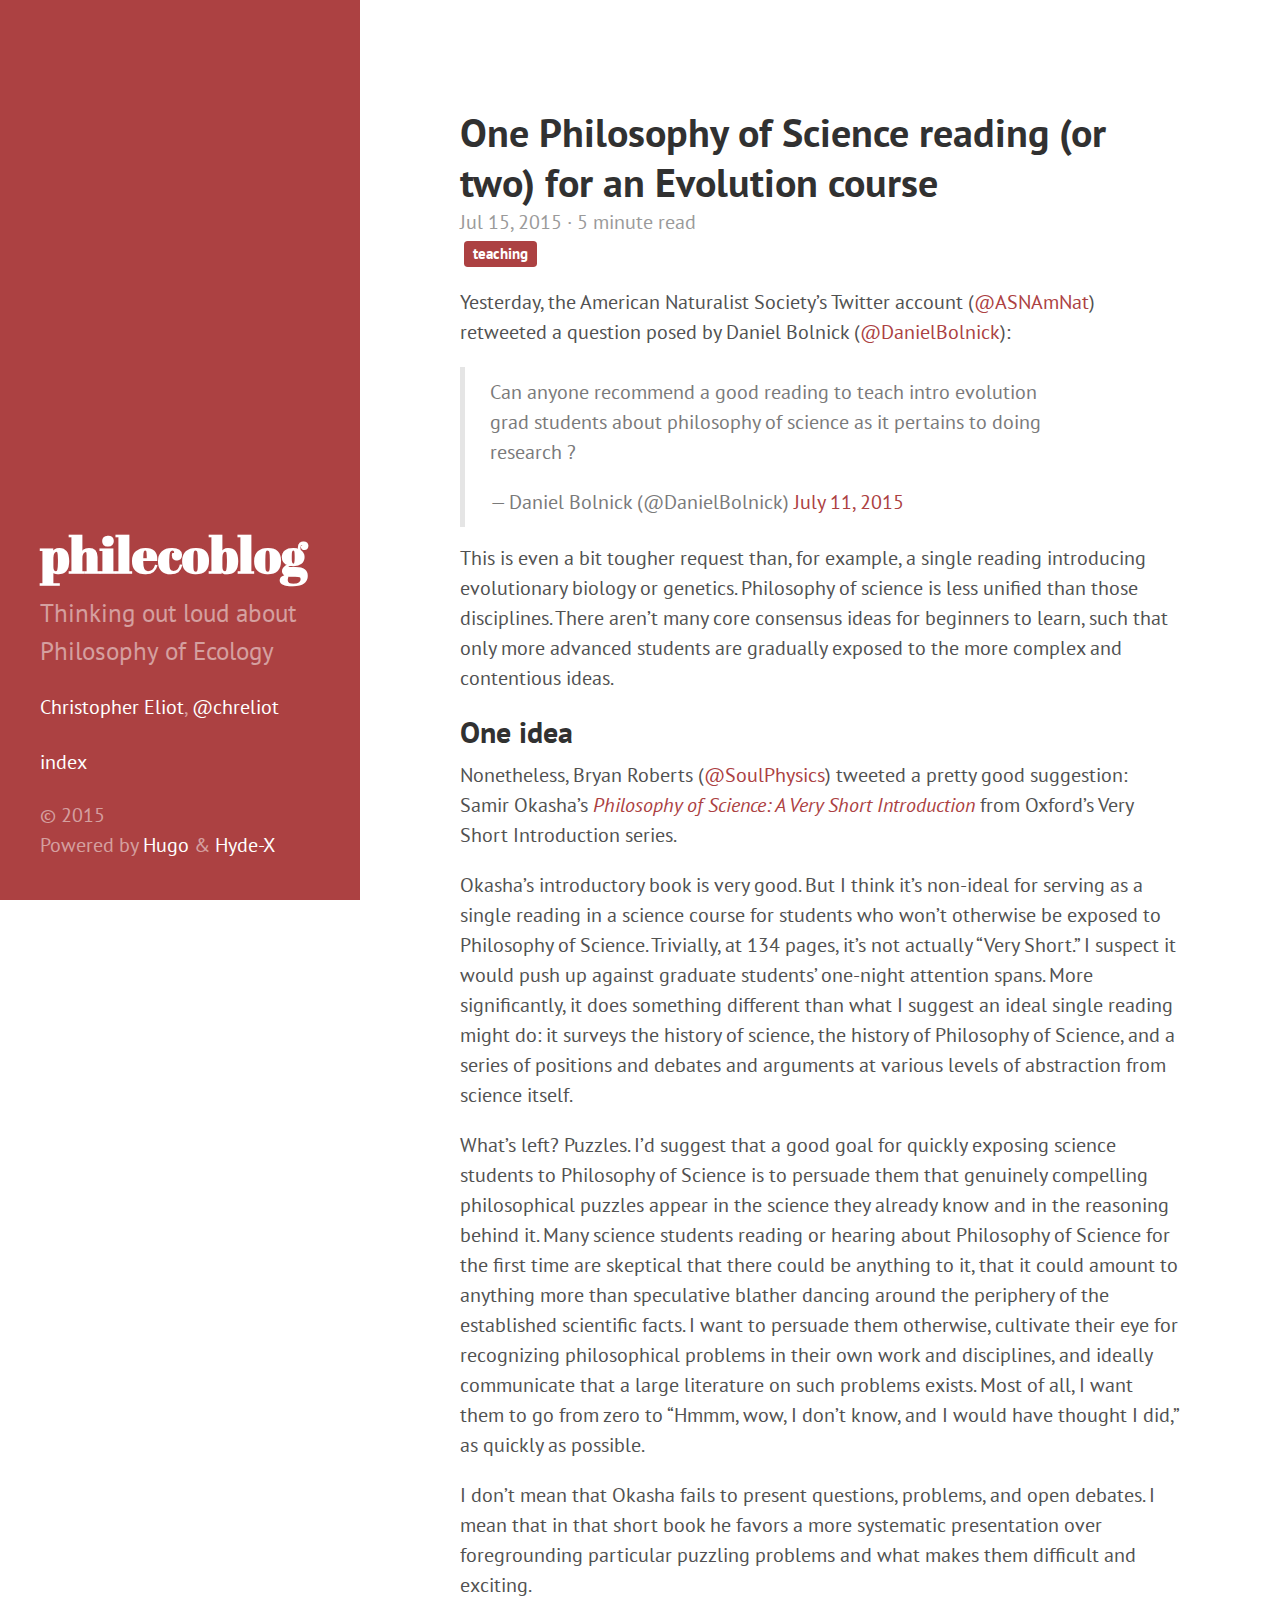
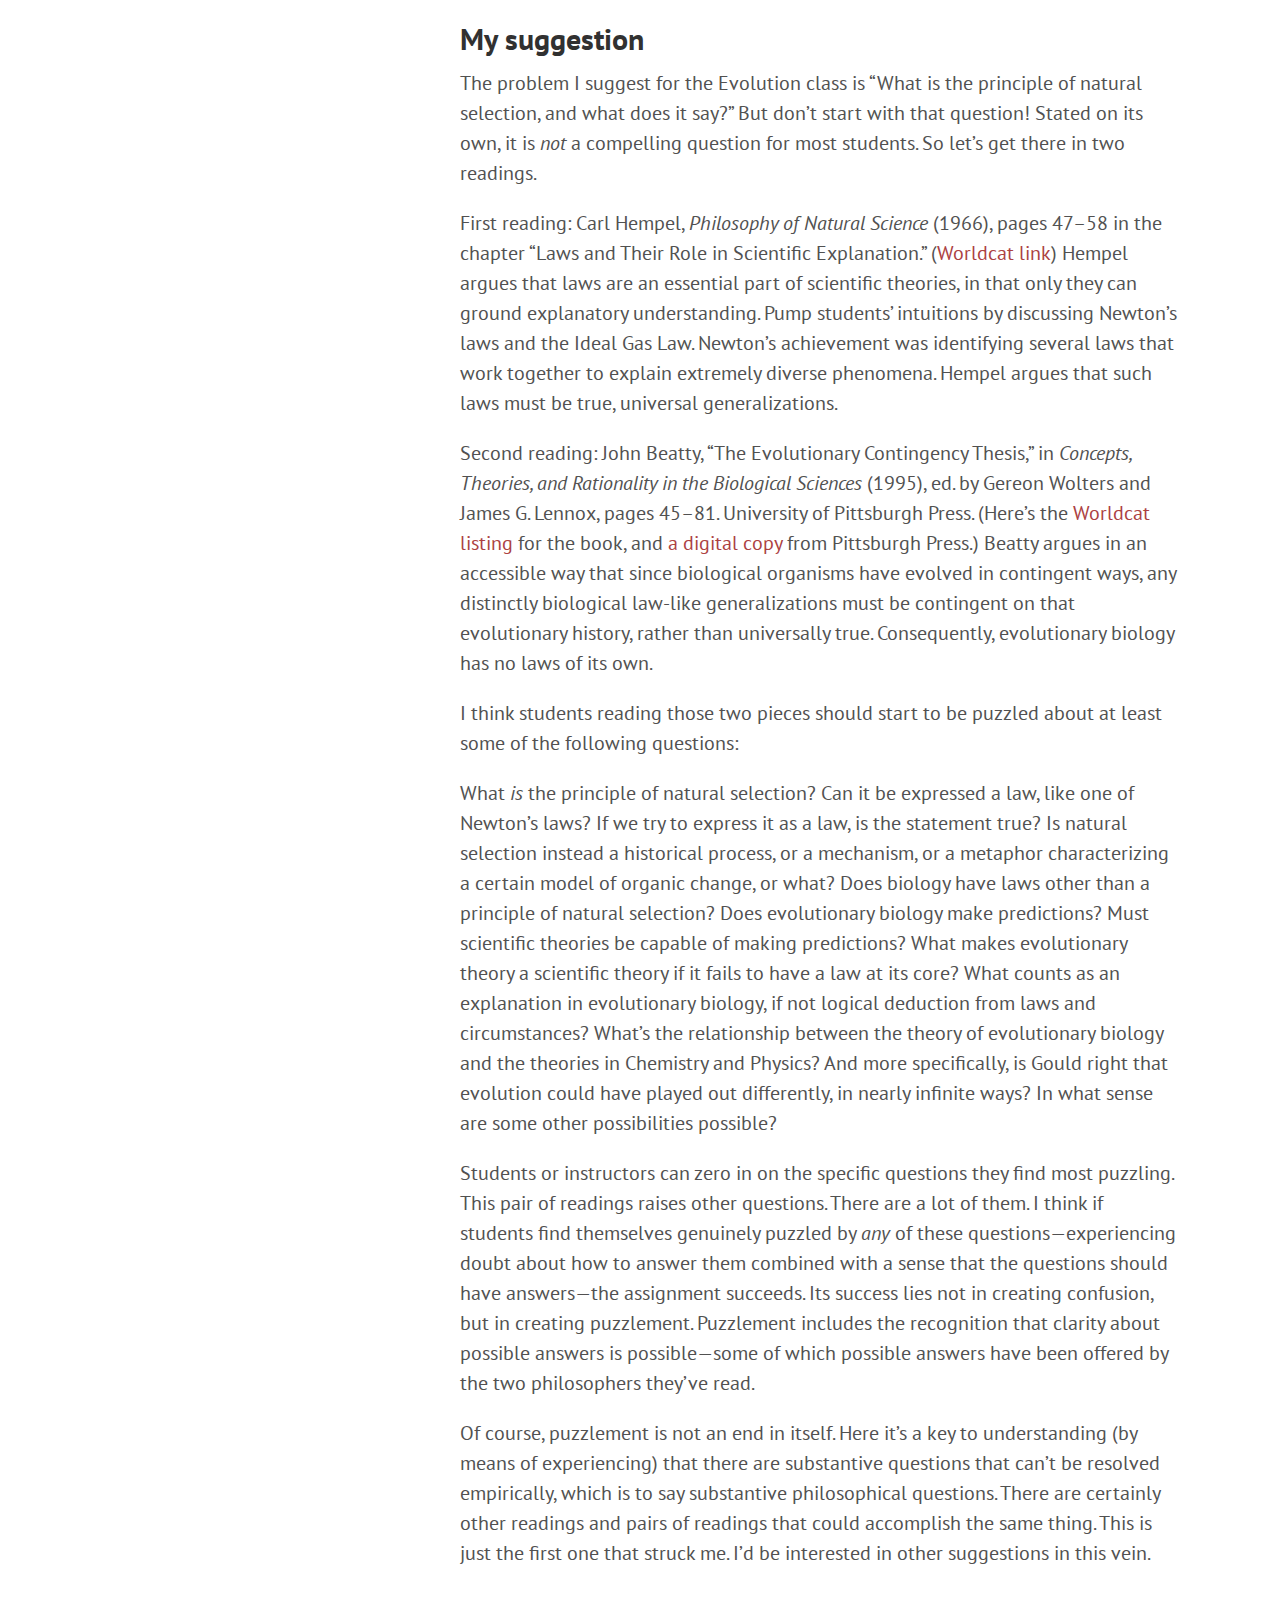
<file: 2015/07/one-reading-in-pos/index.html>
<!DOCTYPE html>
<html xmlns="http://www.w3.org/1999/xhtml" xml:lang="en" lang="en-us">
<head>
  <link href="http://gmpg.org/xfn/11" rel="profile">
  <meta http-equiv="content-type" content="text/html; charset=utf-8">

  
  <meta name="viewport" content="width=device-width, initial-scale=1.0, maximum-scale=1">

  <title>One Philosophy of Science reading (or two) for an Evolution course &middot; Christopher Eliot</title>

  
  <link rel="stylesheet" href="http://chreliot.github.io/philecoblog/css/poole.css">
  <link rel="stylesheet" href="http://chreliot.github.io/philecoblog/css/hyde.css">
  <link rel="stylesheet" href="http://chreliot.github.io/philecoblog/css/poole-overrides.css">
  <link rel="stylesheet" href="http://chreliot.github.io/philecoblog/css/hyde-overrides.css">
  <link rel="stylesheet" href="http://chreliot.github.io/philecoblog/css/hyde-x.css">
  <link rel="stylesheet" href="http://chreliot.github.io/philecoblog/css/highlight/sunburst.css">
  <link rel="stylesheet" href="https://fonts.googleapis.com/css?family=PT+Sans:400,400italic,700|Abril+Fatface">
  <link rel="stylesheet" href="//maxcdn.bootstrapcdn.com/font-awesome/4.3.0/css/font-awesome.min.css">

  
  <link rel="apple-touch-icon-precomposed" sizes="144x144" href="/apple-touch-icon-144-precomposed.png">
  <link href="/favicon.png" rel="icon">

  
  
  
  

  <meta name="description" content="@DanielBolnick asked about a Philosophy of Science reading for Evolution graduate students … ">
  <meta name="keywords" content="philosophy,ecology">
  
</head>
<body class="theme-base-08">
<div class="sidebar">
  <div class="container sidebar-sticky">
    <div class="sidebar-about">
      
      
      <h1>philecoblog</h1>
      <p class="lead">Thinking out loud about Philosophy of Ecology</p>
    </div>

    <ul class="sidebar-nav">
	<li class="sidebar-nav-item"><a href="http://people.hofstra.edu/Christopher_H_Eliot/">Christopher Eliot</a>, <a href="https://twitter.com/chreliot">@chreliot</a></li>
      <p> 	
      <li class="sidebar-nav-item"><a href="http://chreliot.github.io/philecoblog/">index</a></li>
      
    </ul>

    <ul class="sidebar-nav">
      <li class="sidebar-nav-item">
      
      
      
      
      
      
      </li>
    </ul>

    <p>&copy; 2015 </a><br/>
       Powered by <a href="http://gohugo.io">Hugo</a> &amp; <a href="https://github.com/zyro/hyde-x">Hyde-X</a></p>
  </div>
</div>


<div class="content container">
  <div class="post">
    <h1>One Philosophy of Science reading (or two) for an Evolution course</h1>
    <span class="post-date">Jul 15, 2015 &middot; 5 minute read
    
    <br/>
    <a class="label" href="http://chreliot.github.io/philecoblog/categories/teaching">teaching</a>
    </span>
    

<p>Yesterday, the American Naturalist Society&rsquo;s Twitter account (<a href="https://twitter.com/ASNAmNat">@ASNAmNat</a>) retweeted a question posed by Daniel Bolnick (<a href="https://twitter.com/DanielBolnick">@DanielBolnick</a>):</p>

<blockquote class="twitter-tweet"><p lang="en" dir="ltr">Can anyone recommend a good reading to teach intro evolution grad students about philosophy of science as it pertains to doing research ?</p>&mdash; Daniel Bolnick (@DanielBolnick) <a href="https://twitter.com/DanielBolnick/status/619980028038610944">July 11, 2015</a></blockquote>
<script async src="//platform.twitter.com/widgets.js" charset="utf-8"></script>

<p>This is even a bit tougher request than, for example, a single reading introducing evolutionary biology or genetics. Philosophy of science is less unified than those disciplines. There aren&rsquo;t many core consensus ideas for beginners to learn, such that only more advanced students are gradually exposed to the more complex and contentious ideas.</p>

<h2 id="one-idea:ef8d8aae28d599820d4bc6b01db6b3b8">One idea</h2>

<p>Nonetheless, Bryan Roberts (<a href="https://twitter.com/SoulPhysics">@SoulPhysics</a>) tweeted a pretty good suggestion: Samir Okasha&rsquo;s <em><a href="http://www.worldcat.org/title/philosophy-of-science-a-very-short-introduction/oclc/48932644">Philosophy of Science: A Very Short Introduction</a></em> from Oxford&rsquo;s Very Short Introduction series.</p>

<p>Okasha&rsquo;s introductory book is very good. But I think it&rsquo;s non-ideal for serving as a single reading in a science course for students who won&rsquo;t otherwise be exposed to Philosophy of Science. Trivially, at 134 pages, it&rsquo;s not actually “Very Short.” I suspect it would push up against graduate students&rsquo; one-night attention spans. More significantly, it does something different than what I suggest an ideal single reading might do: it surveys the history of science, the history of Philosophy of Science, and a series of positions and debates and arguments at various levels of abstraction from science itself.</p>

<p>What&rsquo;s left? Puzzles. I&rsquo;d suggest that a good goal for quickly exposing science students to Philosophy of Science is to persuade them that genuinely compelling philosophical puzzles appear in the science they already know and in the reasoning behind it. Many science students reading or hearing about Philosophy of Science for the first time are skeptical that there could be anything to it, that it could amount to anything more than speculative blather dancing around the periphery of the established scientific facts. I want to persuade them otherwise, cultivate their eye for recognizing philosophical problems in their own work and disciplines, and ideally communicate that a large literature on such problems exists. Most of all, I want them to go from zero to “Hmmm, wow, I don&rsquo;t know, and I would have thought I did,” as quickly as possible.</p>

<p>I don&rsquo;t mean that Okasha fails to present questions, problems, and open debates. I mean that in that short book he favors a more systematic presentation over foregrounding particular puzzling problems and what makes them difficult and exciting.</p>

<h2 id="my-suggestion:ef8d8aae28d599820d4bc6b01db6b3b8">My suggestion</h2>

<p>The problem I suggest for the Evolution class is “What is the principle of natural selection, and what does it say?” But don&rsquo;t start with that question! Stated on its own, it is <em>not</em> a compelling question for most students. So let&rsquo;s get there in two readings.</p>

<p>First reading: Carl Hempel, <em>Philosophy of Natural Science</em> (1966), pages 47–58 in the chapter “Laws and Their Role in Scientific Explanation.” (<a href="http://www.worldcat.org/title/philosophy-of-natural-science/oclc/396051&amp;amp;referer=brief_results" title="Philosophy of natural science">Worldcat link</a>) Hempel argues that laws are an essential part of scientific theories, in that only they can ground explanatory understanding. Pump students&rsquo; intuitions by discussing Newton&rsquo;s laws and the Ideal Gas Law. Newton&rsquo;s achievement was identifying several laws that work together to explain extremely diverse phenomena. Hempel argues that such laws must be true, universal generalizations.</p>

<p>Second reading: John Beatty, “The Evolutionary Contingency Thesis,” in <em>Concepts, Theories, and Rationality in the Biological Sciences</em> (1995), ed. by Gereon Wolters and James G. Lennox, pages 45–81. University of Pittsburgh Press. (Here&rsquo;s the <a href="http://www.worldcat.org/wcpa/oclc/32818943?page=frame&amp;url=http%3A%2F%2Fdigital.library.pitt.edu%2Fcgi-bin%2Ft%2Ftext%2Ftext-idx%3Fc%3Dpittpress%3Bview%3Dtoc%3Bidno%3D31735060482415%26checksum%3D9cc497770fae70c06e7e9bea3929c94d&amp;title=&amp;linktype=digitalObject&amp;detail=" title="Evolutionary Contingency Thesis">Worldcat listing</a> for the book, and <a href="http://digital.library.pitt.edu/cgi-bin/t/text/text-idx?c=pittpress;view=toc;idno=31735060482415">a digital copy</a> from Pittsburgh Press.) Beatty argues in an accessible way that since biological organisms have evolved in contingent ways, any distinctly biological law-like generalizations must be contingent on that evolutionary history, rather than universally true. Consequently, evolutionary biology has no laws of its own.</p>

<p>I think students reading those two pieces should start to be puzzled about at least some of the following questions:</p>

<p>What <em>is</em> the principle of natural selection? Can it be expressed a law, like one of Newton&rsquo;s laws? If we try to express it as a law, is the statement true? Is natural selection instead a historical process, or a mechanism, or a metaphor characterizing a certain model of organic change, or what? Does biology have laws other than a principle of natural selection? Does evolutionary biology make predictions? Must scientific theories be capable of making predictions? What makes evolutionary theory a scientific theory if it fails to have a law at its core? What counts as an explanation in evolutionary biology, if not logical deduction from laws and circumstances? What&rsquo;s the relationship between the theory of evolutionary biology and the theories in Chemistry and Physics? And more specifically, is Gould right that evolution could have played out differently, in nearly infinite ways? In what sense are some other possibilities possible?</p>

<p>Students or instructors can zero in on the specific questions they find most puzzling. This pair of readings raises other questions. There are a lot of them. I think if students find themselves genuinely puzzled by <em>any</em> of these questions—experiencing doubt about how to answer them combined with a sense that the questions should have answers—the assignment succeeds. Its success lies not in creating confusion, but in creating puzzlement. Puzzlement includes the recognition that clarity about possible  answers is possible—some of which possible answers have been offered by the two philosophers they&rsquo;ve read.</p>

<p>Of course, puzzlement is not an end in itself. Here it&rsquo;s a key to understanding (by means of experiencing) that there are substantive questions that can&rsquo;t be resolved empirically, which is to say substantive philosophical questions. There are certainly other readings and pairs of readings that could accomplish the same thing. This is just the first one that struck me. I&rsquo;d be interested in other suggestions in this vein.</p>

  </div>
  
</div>




<script src="http://chreliot.github.io/philecoblog/js/highlight.pack.js"></script>
<script>hljs.initHighlightingOnLoad();</script>

</body>
</html>
</file>
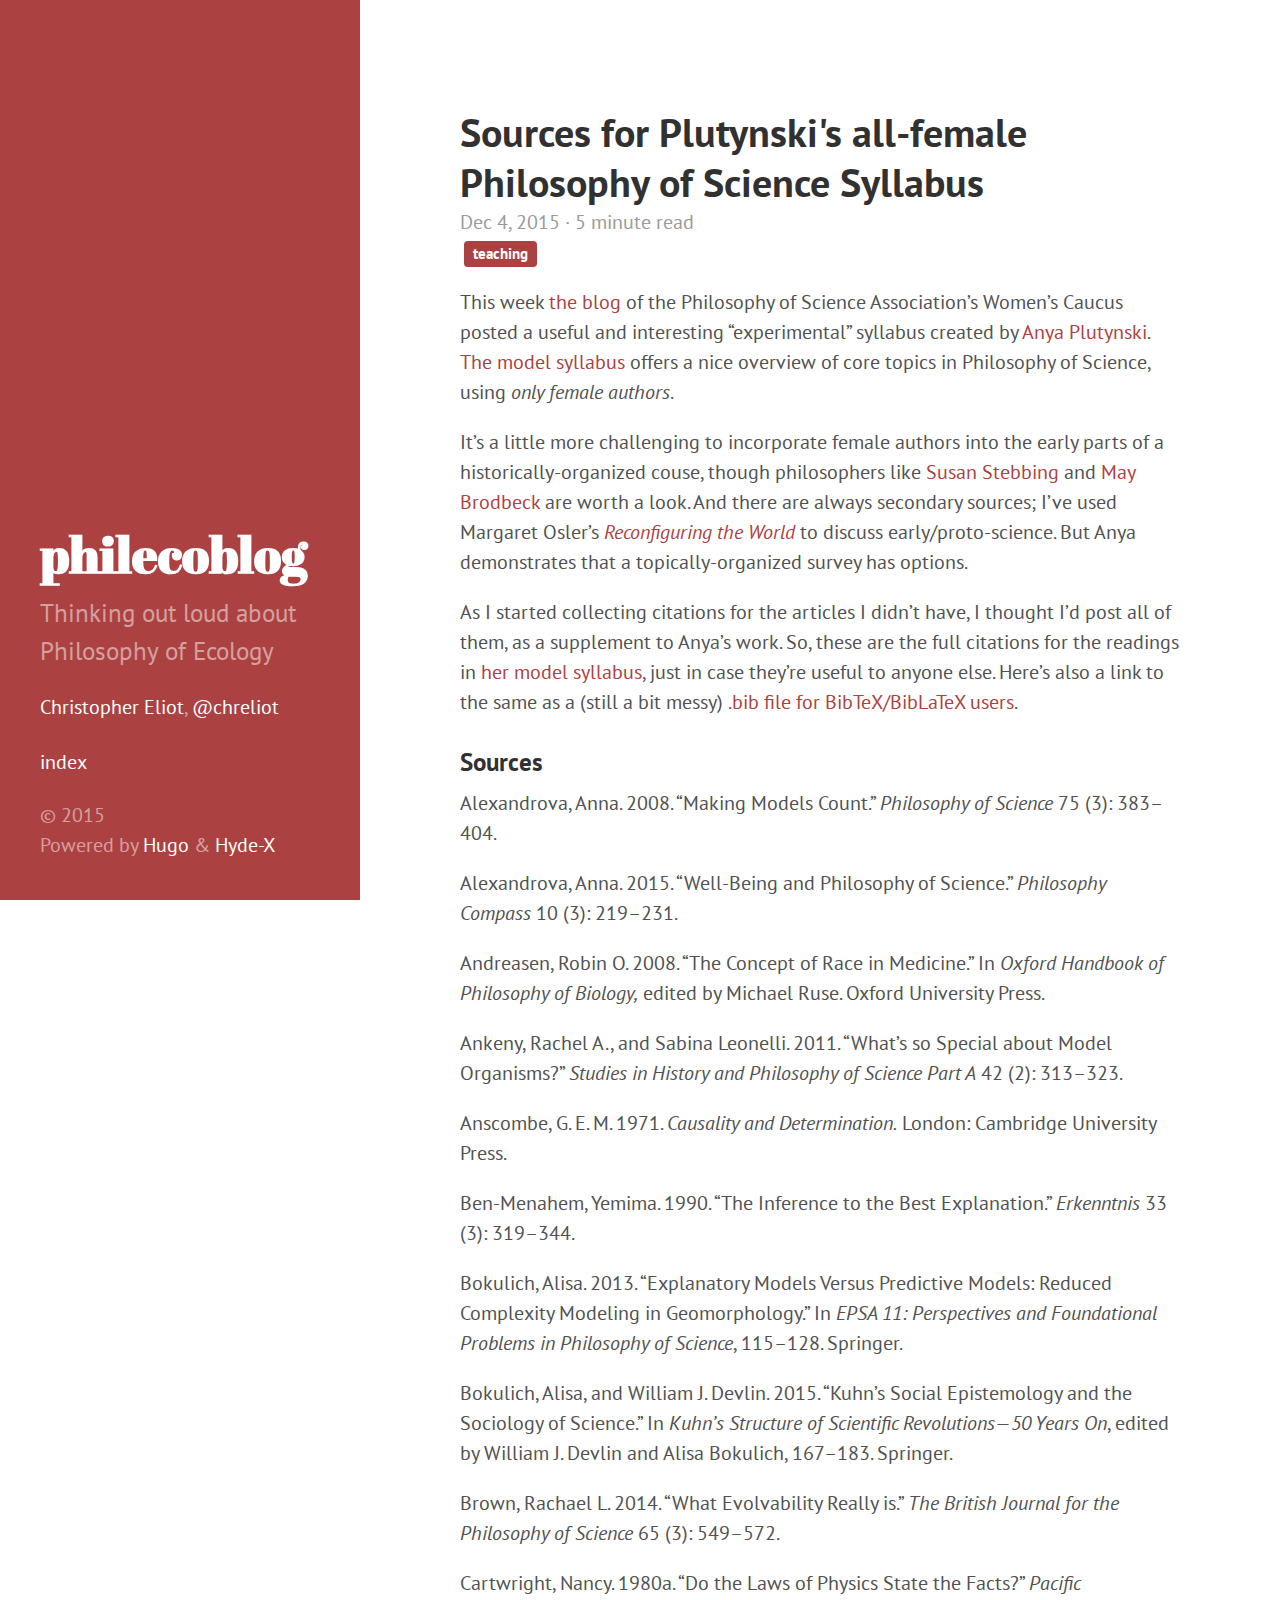
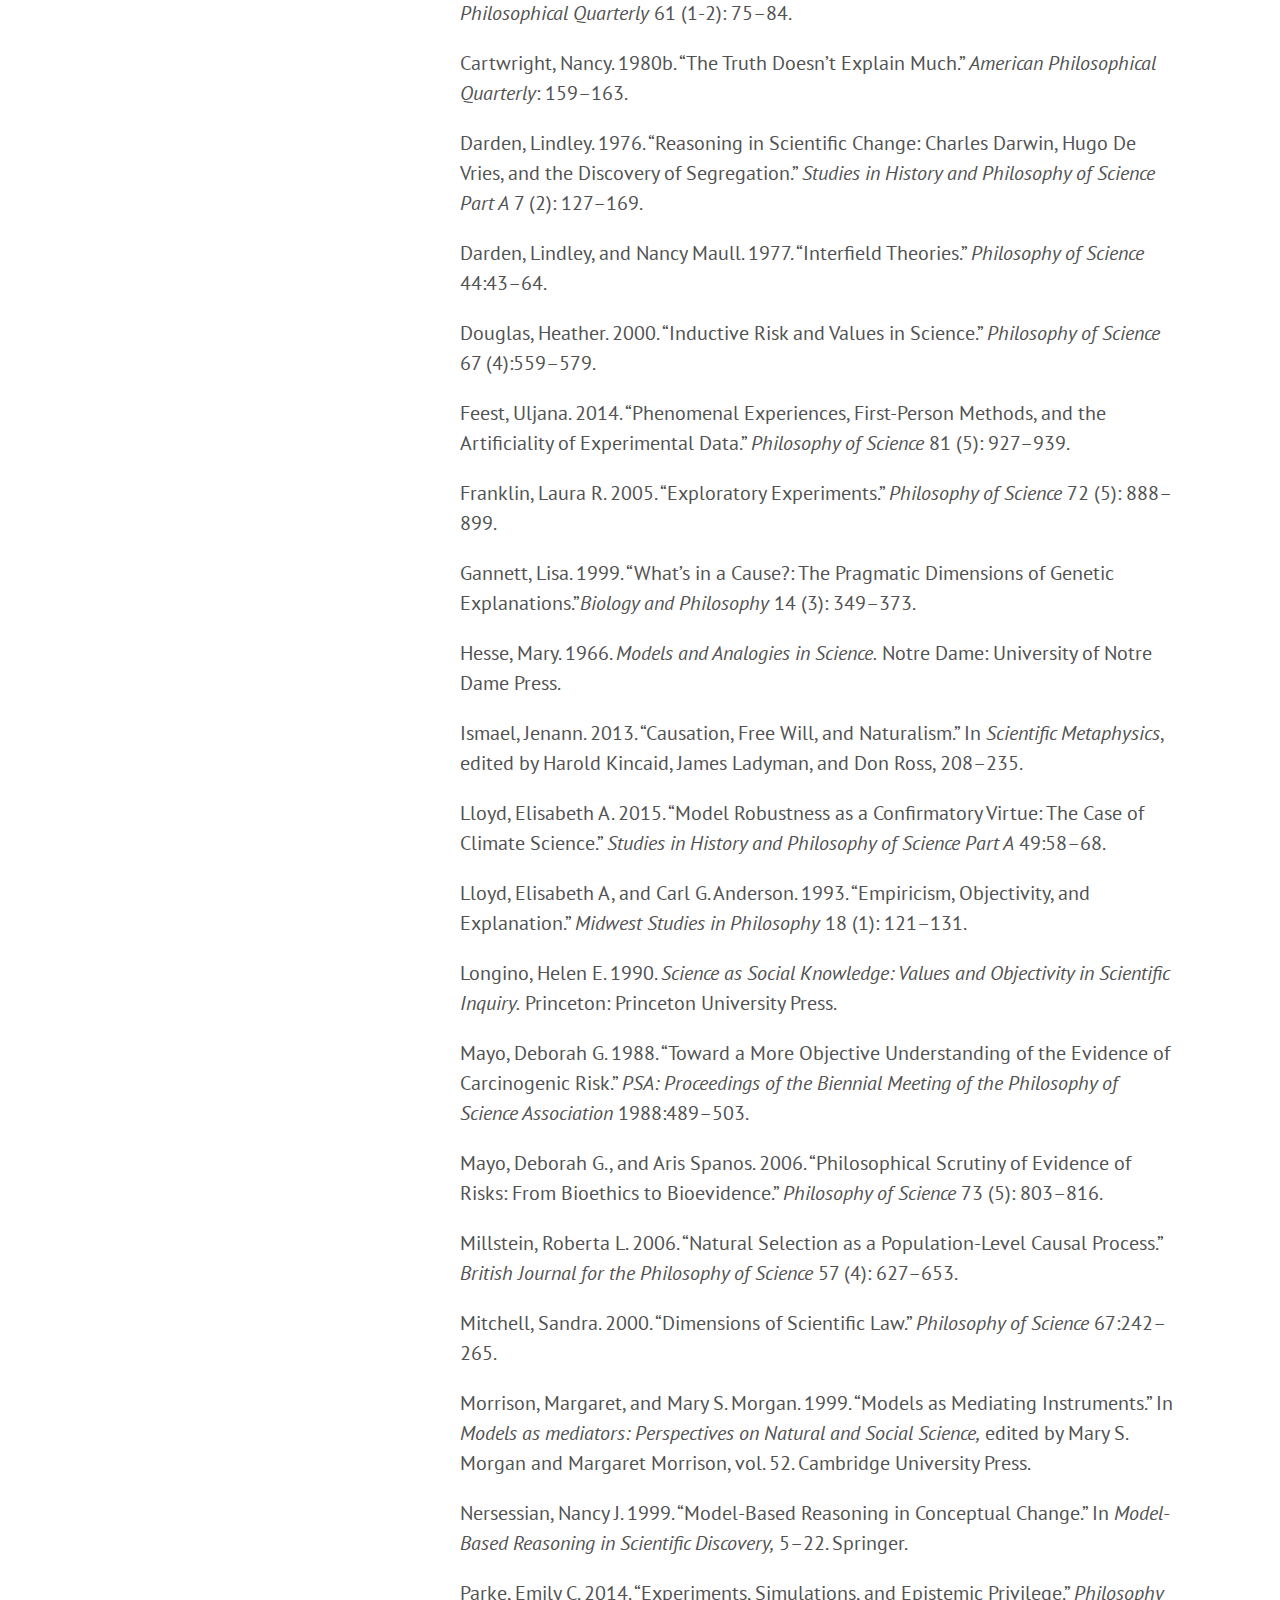
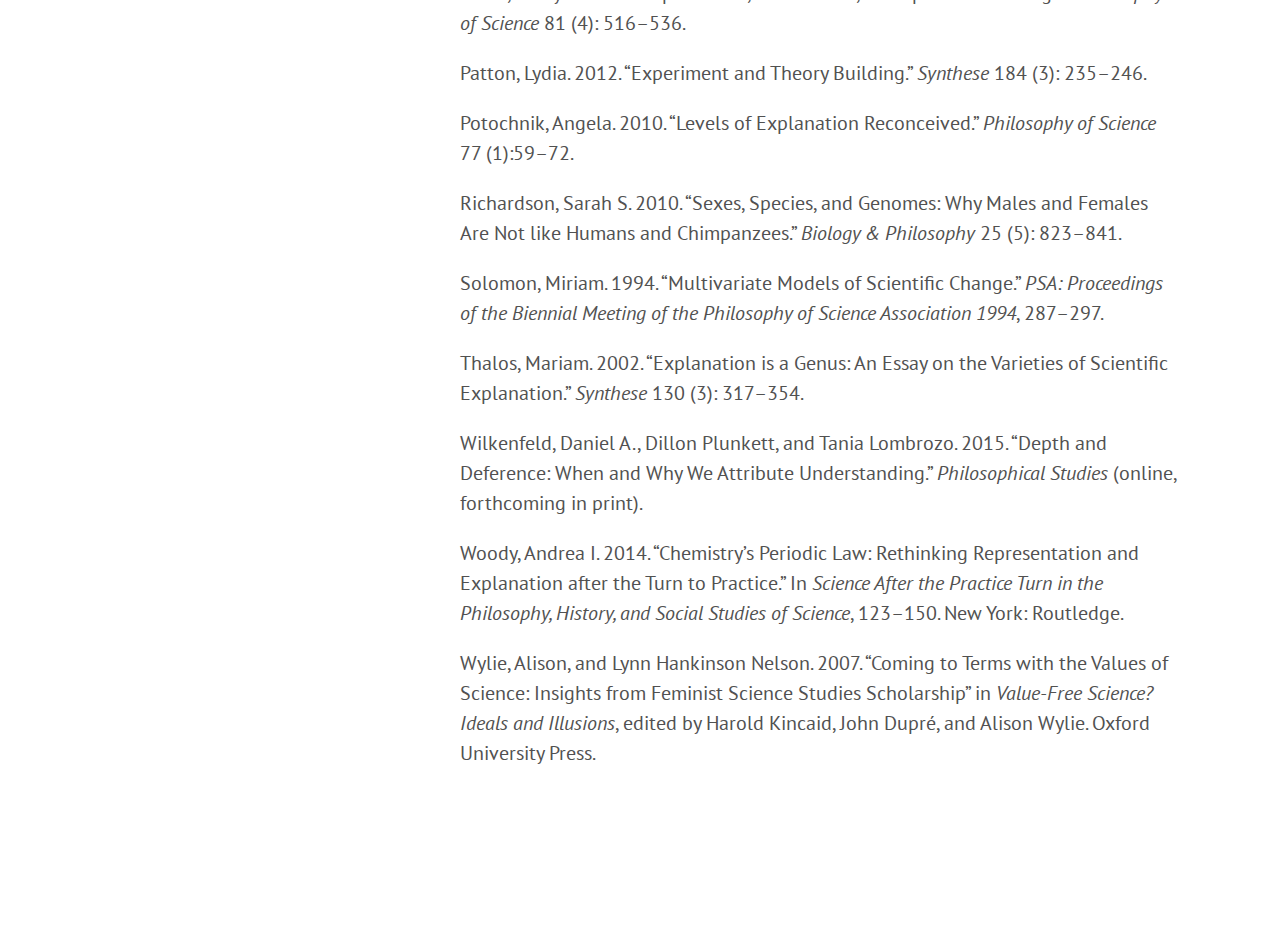
<file: 2015/12/supplement-to-the-all-female-syllabus/index.html>
<!DOCTYPE html>
<html xmlns="http://www.w3.org/1999/xhtml" xml:lang="en" lang="en-us">
<head>
  <link href="http://gmpg.org/xfn/11" rel="profile">
  <meta http-equiv="content-type" content="text/html; charset=utf-8">

  
  <meta name="viewport" content="width=device-width, initial-scale=1.0, maximum-scale=1">

  <title>Sources for Plutynski&#39;s all-female Philosophy of Science Syllabus &middot; Christopher Eliot</title>

  
  <link rel="stylesheet" href="http://chreliot.github.io/philecoblog/css/poole.css">
  <link rel="stylesheet" href="http://chreliot.github.io/philecoblog/css/hyde.css">
  <link rel="stylesheet" href="http://chreliot.github.io/philecoblog/css/poole-overrides.css">
  <link rel="stylesheet" href="http://chreliot.github.io/philecoblog/css/hyde-overrides.css">
  <link rel="stylesheet" href="http://chreliot.github.io/philecoblog/css/hyde-x.css">
  <link rel="stylesheet" href="http://chreliot.github.io/philecoblog/css/highlight/sunburst.css">
  <link rel="stylesheet" href="https://fonts.googleapis.com/css?family=PT+Sans:400,400italic,700|Abril+Fatface">
  <link rel="stylesheet" href="//maxcdn.bootstrapcdn.com/font-awesome/4.3.0/css/font-awesome.min.css">

  
  <link rel="apple-touch-icon-precomposed" sizes="144x144" href="/apple-touch-icon-144-precomposed.png">
  <link href="/favicon.png" rel="icon">

  
  
  
  

  <meta name="description" content="Thinking out loud about Philosophy of Ecology">
  <meta name="keywords" content="philosophy,ecology">
  
</head>
<body class="theme-base-08">
<div class="sidebar">
  <div class="container sidebar-sticky">
    <div class="sidebar-about">
      
      
      <h1>philecoblog</h1>
      <p class="lead">Thinking out loud about Philosophy of Ecology</p>
    </div>

    <ul class="sidebar-nav">
	<li class="sidebar-nav-item"><a href="http://people.hofstra.edu/Christopher_H_Eliot/">Christopher Eliot</a>, <a href="https://twitter.com/chreliot">@chreliot</a></li>
      <p> 	
      <li class="sidebar-nav-item"><a href="http://chreliot.github.io/philecoblog/">index</a></li>
      
    </ul>

    <ul class="sidebar-nav">
      <li class="sidebar-nav-item">
      
      
      
      
      
      
      </li>
    </ul>

    <p>&copy; 2015 </a><br/>
       Powered by <a href="http://gohugo.io">Hugo</a> &amp; <a href="https://github.com/zyro/hyde-x">Hyde-X</a></p>
  </div>
</div>


<div class="content container">
  <div class="post">
    <h1>Sources for Plutynski&#39;s all-female Philosophy of Science Syllabus</h1>
    <span class="post-date">Dec 4, 2015 &middot; 5 minute read
    
    <br/>
    <a class="label" href="http://chreliot.github.io/philecoblog/categories/teaching">teaching</a>
    </span>
    

<p>This week <a href="http://psawomen.tumblr.com">the blog</a> of the Philosophy of Science Association&rsquo;s Women&rsquo;s Caucus posted a useful and interesting &ldquo;experimental&rdquo; syllabus created by <a href="https://philosophy.artsci.wustl.edu/people/anya-plutynski">Anya Plutynski</a>. <a href="http://psawomen.tumblr.com/post/134274029292/female-authors-only-philosophy-of-science-syllabus" title="Science Visions | Female-Authors-Only Philosophy of Science Syllabus">The model  syllabus</a> offers a nice overview of core topics in Philosophy of Science, using <em>only female authors</em>.</p>

<p>It&rsquo;s a little more challenging to incorporate female authors into the early parts of a historically-organized couse, though philosophers like <a href="https://en.wikipedia.org/wiki/Susan_Stebbing">Susan Stebbing</a> and <a href="https://en.wikipedia.org/wiki/May_Brodbeck">May Brodbeck</a> are worth a look. And there are always secondary sources; I&rsquo;ve used Margaret Osler&rsquo;s <a href="http://www.worldcat.org/title/reconfiguring-the-world-nature-god-and-human-understanding-from-the-middle-ages-to-early-modern-europe/oclc/476834538"><em>Reconfiguring the World</em></a> to discuss early/proto-science. But Anya demonstrates that a topically-organized survey has options.</p>

<p>As I started collecting citations for the articles I didn&rsquo;t have, I thought I&rsquo;d post all of them, as a supplement to Anya&rsquo;s work. So, these are the full citations for the readings in <a href="http://psawomen.tumblr.com/post/134274029292/female-authors-only-philosophy-of-science-syllabus" title="Science Visions | Female-Authors-Only Philosophy of Science Syllabus">her model syllabus</a>, just in case they&rsquo;re useful to anyone else. Here&rsquo;s also a link to the same as a (still a bit messy) <a href="http://people.hofstra.edu/Christopher_H_Eliot/publicdocs/PoSWomen.bib">.bib file for BibTeX/BibLaTeX users</a>.</p>

<h3 id="sources:3168a1cdf85785c263ef8c90c1d3eff6">Sources</h3>

<p>Alexandrova, Anna. 2008. “Making Models Count.” <em>Philosophy of Science</em> 75 (3): 383–404.</p>

<p>Alexandrova, Anna. 2015. “Well-Being and Philosophy of Science.” <em>Philosophy Compass</em> 10 (3): 219–231.</p>

<p>Andreasen, Robin O. 2008. “The Concept of Race in Medicine.” In <em>Oxford Handbook of Philosophy of Biology,</em> edited by Michael Ruse. Oxford University Press.</p>

<p>Ankeny, Rachel A., and Sabina Leonelli. 2011. “What’s so Special about Model Organisms?” <em>Studies in History and Philosophy of Science Part A</em> 42 (2): 313–323.</p>

<p>Anscombe, G. E. M. 1971. <em>Causality and Determination.</em> London: Cambridge University Press.</p>

<p>Ben-Menahem, Yemima. 1990. “The Inference to the Best Explanation.” <em>Erkenntnis</em> 33 (3): 319–344.</p>

<p>Bokulich, Alisa. 2013. “Explanatory Models Versus Predictive Models: Reduced Complexity Modeling in Geomorphology.” In <em>EPSA 11: Perspectives and Foundational Problems in Philosophy of Science</em>, 115–128. Springer.</p>

<p>Bokulich, Alisa, and William J. Devlin. 2015. “Kuhn’s Social Epistemology and the Sociology of Science.” In <em>Kuhn’s Structure of Scientific Revolutions—50 Years On</em>, edited by William J. Devlin and Alisa Bokulich, 167–183. Springer.</p>

<p>Brown, Rachael L. 2014. “What Evolvability Really is.” <em>The British Journal for the Philosophy of Science</em> 65 (3): 549–572.</p>

<p>Cartwright, Nancy. 1980a. “Do the Laws of Physics State the Facts?” <em>Pacific Philosophical Quarterly</em> 61 (1-2): 75–84.</p>

<p>Cartwright, Nancy. 1980b. “The Truth Doesn’t Explain Much.” <em>American Philosophical Quarterly</em>: 159–163.</p>

<p>Darden, Lindley. 1976. “Reasoning in Scientific Change: Charles Darwin, Hugo De Vries, and the Discovery of Segregation.” <em>Studies in History and Philosophy of Science Part A</em> 7 (2): 127–169.</p>

<p>Darden, Lindley, and Nancy Maull. 1977. “Interfield Theories.” <em>Philosophy of Science</em> 44:43–64.</p>

<p>Douglas, Heather. 2000. “Inductive Risk and Values in Science.” <em>Philosophy of Science</em> 67 (4):559–579.</p>

<p>Feest, Uljana. 2014. “Phenomenal Experiences, First-Person Methods, and the Artificiality of Experimental Data.” <em>Philosophy of Science</em> 81 (5): 927–939.</p>

<p>Franklin, Laura R. 2005. “Exploratory Experiments.” <em>Philosophy of Science</em> 72 (5): 888–899.</p>

<p>Gannett, Lisa. 1999. “What’s in a Cause?: The Pragmatic Dimensions of Genetic Explanations.”<em>Biology and Philosophy</em> 14 (3): 349–373.</p>

<p>Hesse, Mary. 1966. <em>Models and Analogies in Science.</em> Notre Dame: University of Notre Dame Press.</p>

<p>Ismael, Jenann. 2013. “Causation, Free Will, and Naturalism.” In <em>Scientific Metaphysics</em>, edited by Harold Kincaid, James Ladyman, and Don Ross, 208–235.</p>

<p>Lloyd, Elisabeth A. 2015. “Model Robustness as a Confirmatory Virtue: The Case of Climate Science.” <em>Studies in History and Philosophy of Science Part A</em> 49:58–68.</p>

<p>Lloyd, Elisabeth A, and Carl G. Anderson. 1993. “Empiricism, Objectivity, and Explanation.” <em>Midwest Studies in Philosophy</em> 18 (1): 121–131.</p>

<p>Longino, Helen E. 1990. <em>Science as Social Knowledge: Values and Objectivity in Scientific Inquiry.</em> Princeton: Princeton University Press.</p>

<p>Mayo, Deborah G. 1988. “Toward a More Objective Understanding of the Evidence of Carcinogenic Risk.” <em>PSA: Proceedings of the Biennial Meeting of the Philosophy of Science Association</em> 1988:489–503.</p>

<p>Mayo, Deborah G., and Aris Spanos. 2006. “Philosophical Scrutiny of Evidence of Risks: From Bioethics to Bioevidence.” <em>Philosophy of Science</em> 73 (5): 803–816.</p>

<p>Millstein, Roberta L. 2006. “Natural Selection as a Population-Level Causal Process.” <em>British Journal for the Philosophy of Science</em> 57 (4): 627–653.</p>

<p>Mitchell, Sandra. 2000. “Dimensions of Scientific Law.” <em>Philosophy of Science</em> 67:242–265.</p>

<p>Morrison, Margaret, and Mary S. Morgan. 1999. “Models as Mediating Instruments.” In <em>Models as mediators: Perspectives on Natural and Social Science,</em> edited by Mary S. Morgan and Margaret Morrison, vol. 52. Cambridge University Press.</p>

<p>Nersessian, Nancy J. 1999. “Model-Based Reasoning in Conceptual Change.” In <em>Model-Based Reasoning in Scientific Discovery,</em> 5–22. Springer.</p>

<p>Parke, Emily C. 2014. “Experiments, Simulations, and Epistemic Privilege.” <em>Philosophy of Science</em> 81 (4): 516–536.</p>

<p>Patton, Lydia. 2012. “Experiment and Theory Building.” <em>Synthese</em> 184 (3): 235–246.</p>

<p>Potochnik, Angela. 2010. “Levels of Explanation Reconceived.” <em>Philosophy of Science</em> 77 (1):59–72.</p>

<p>Richardson, Sarah S. 2010. “Sexes, Species, and Genomes: Why Males and Females Are Not like Humans and Chimpanzees.” <em>Biology &amp; Philosophy</em> 25 (5): 823–841.</p>

<p>Solomon, Miriam. 1994. “Multivariate Models of Scientific Change.” <em>PSA: Proceedings of the Biennial Meeting of the Philosophy of Science Association 1994</em>, 287–297.</p>

<p>Thalos, Mariam. 2002. “Explanation is a Genus: An Essay on the Varieties of Scientific Explanation.” <em>Synthese</em> 130 (3): 317–354.</p>

<p>Wilkenfeld, Daniel A., Dillon Plunkett, and Tania Lombrozo. 2015. “Depth and Deference: When and Why We Attribute Understanding.” <em>Philosophical Studies</em> (online, forthcoming in print).</p>

<p>Woody, Andrea I. 2014. “Chemistry’s Periodic Law: Rethinking Representation and Explanation after the Turn to Practice.” In <em>Science After the Practice Turn in the Philosophy, History, and Social Studies of Science</em>, 123–150. New York: Routledge.</p>

<p>Wylie, Alison, and Lynn Hankinson Nelson. 2007. “Coming to Terms with the Values of Science: Insights from Feminist Science Studies Scholarship” in <em>Value-Free Science? Ideals and Illusions</em>, edited by Harold Kincaid, John Dupré, and Alison Wylie. Oxford University Press.</p>

  </div>
  
</div>




<script src="http://chreliot.github.io/philecoblog/js/highlight.pack.js"></script>
<script>hljs.initHighlightingOnLoad();</script>

</body>
</html>
</file>
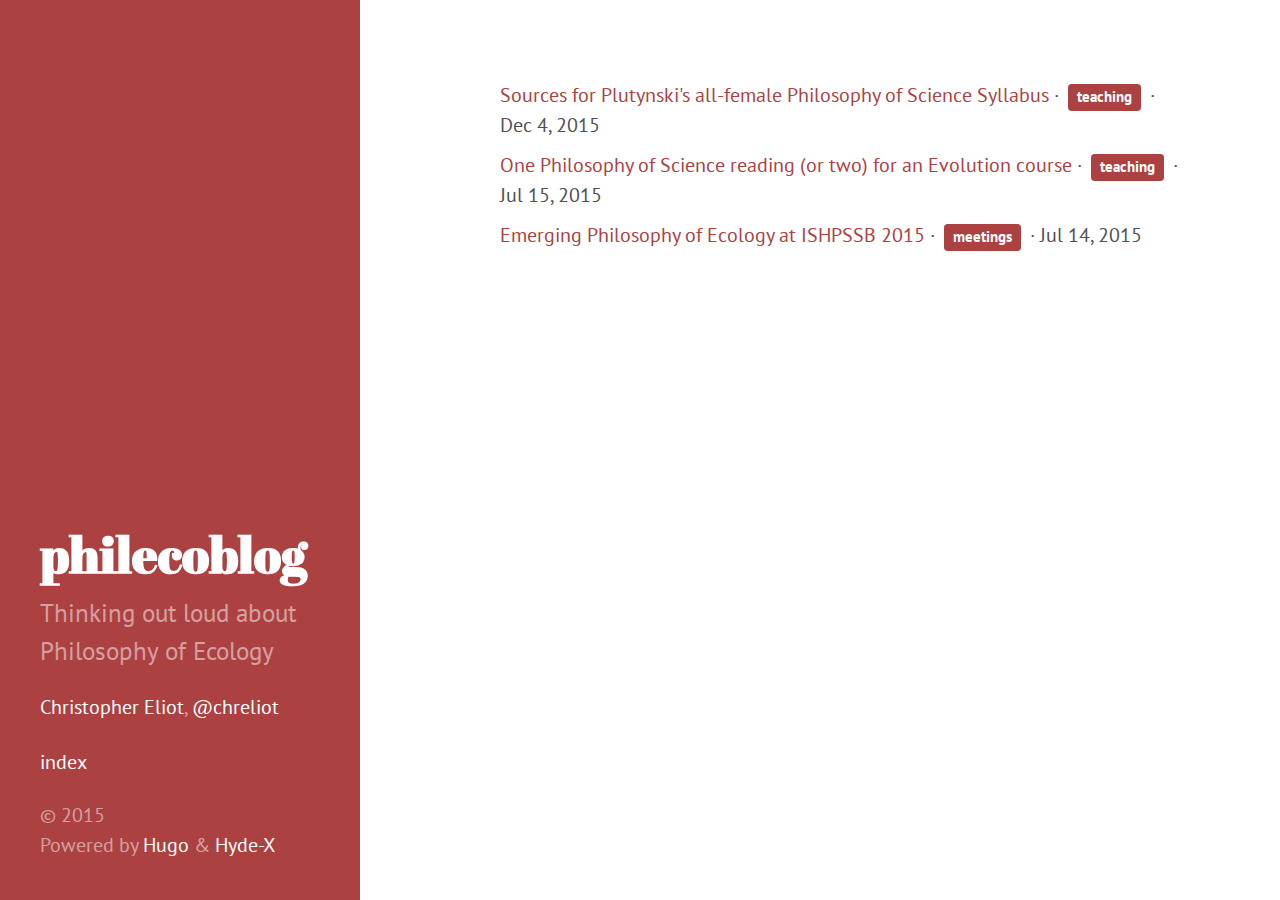
<file: post/page/1/index.html>
<!DOCTYPE html><html><head><link rel="canonical" href="http://chreliot.github.io/philecoblog/post/"/><meta http-equiv="content-type" content="text/html; charset=utf-8" /><meta http-equiv="refresh" content="0;url=http://chreliot.github.io/philecoblog/post/" /></head></html>
</file>
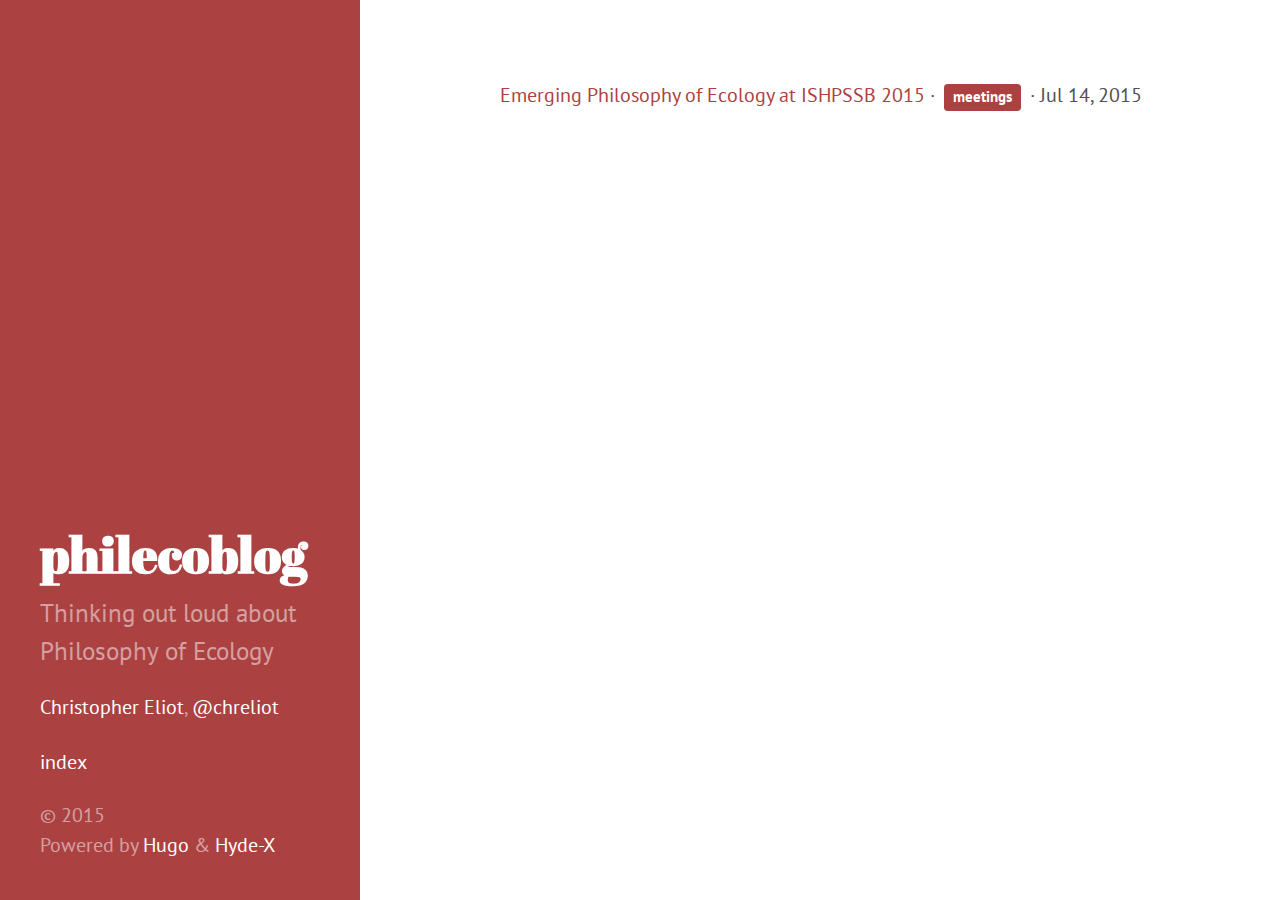
<file: categories/meetings/page/1/index.html>
<!DOCTYPE html><html><head><link rel="canonical" href="http://chreliot.github.io/philecoblog/categories/meetings/"/><meta http-equiv="content-type" content="text/html; charset=utf-8" /><meta http-equiv="refresh" content="0;url=http://chreliot.github.io/philecoblog/categories/meetings/" /></head></html>
</file>
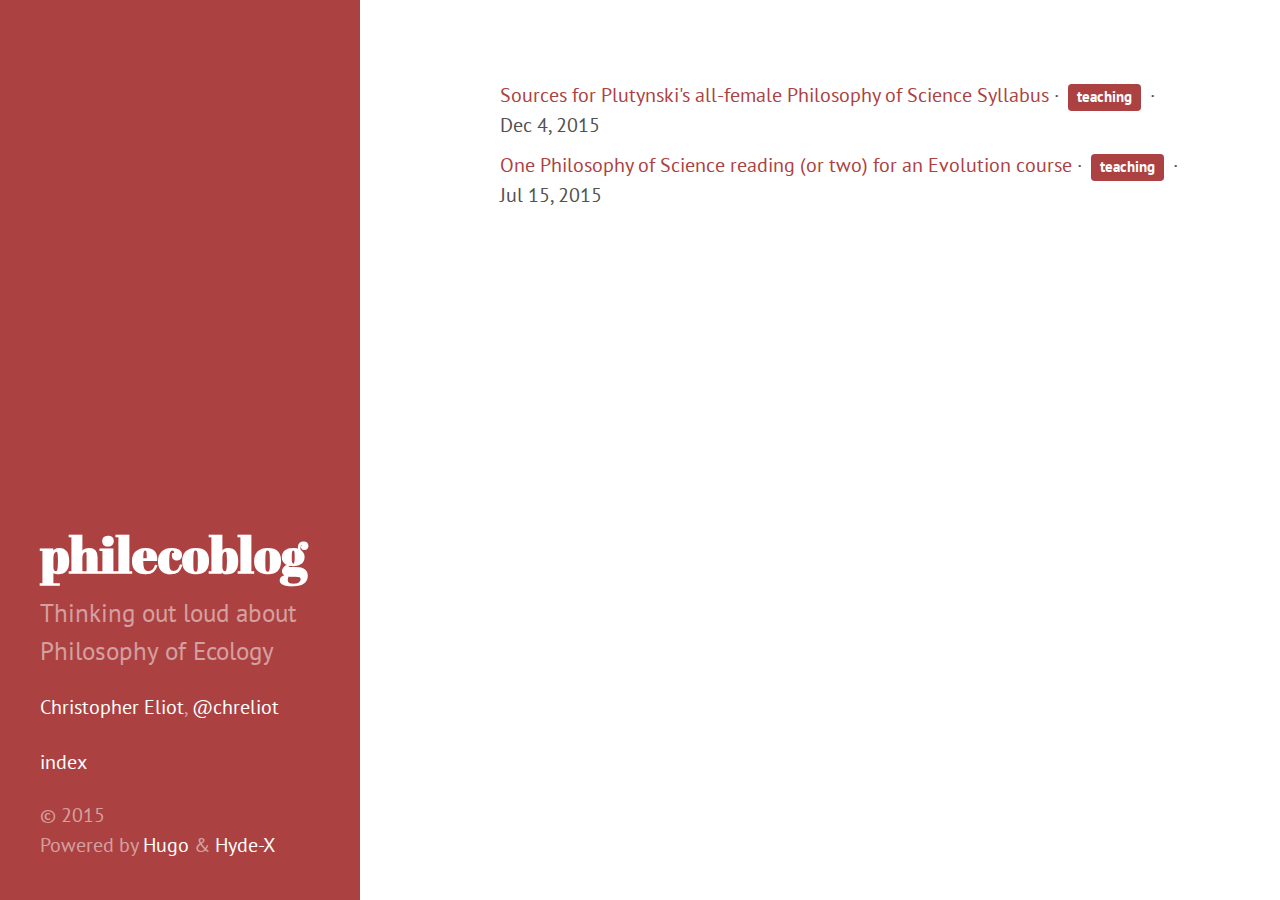
<file: categories/teaching/page/1/index.html>
<!DOCTYPE html><html><head><link rel="canonical" href="http://chreliot.github.io/philecoblog/categories/teaching/"/><meta http-equiv="content-type" content="text/html; charset=utf-8" /><meta http-equiv="refresh" content="0;url=http://chreliot.github.io/philecoblog/categories/teaching/" /></head></html>
</file>
